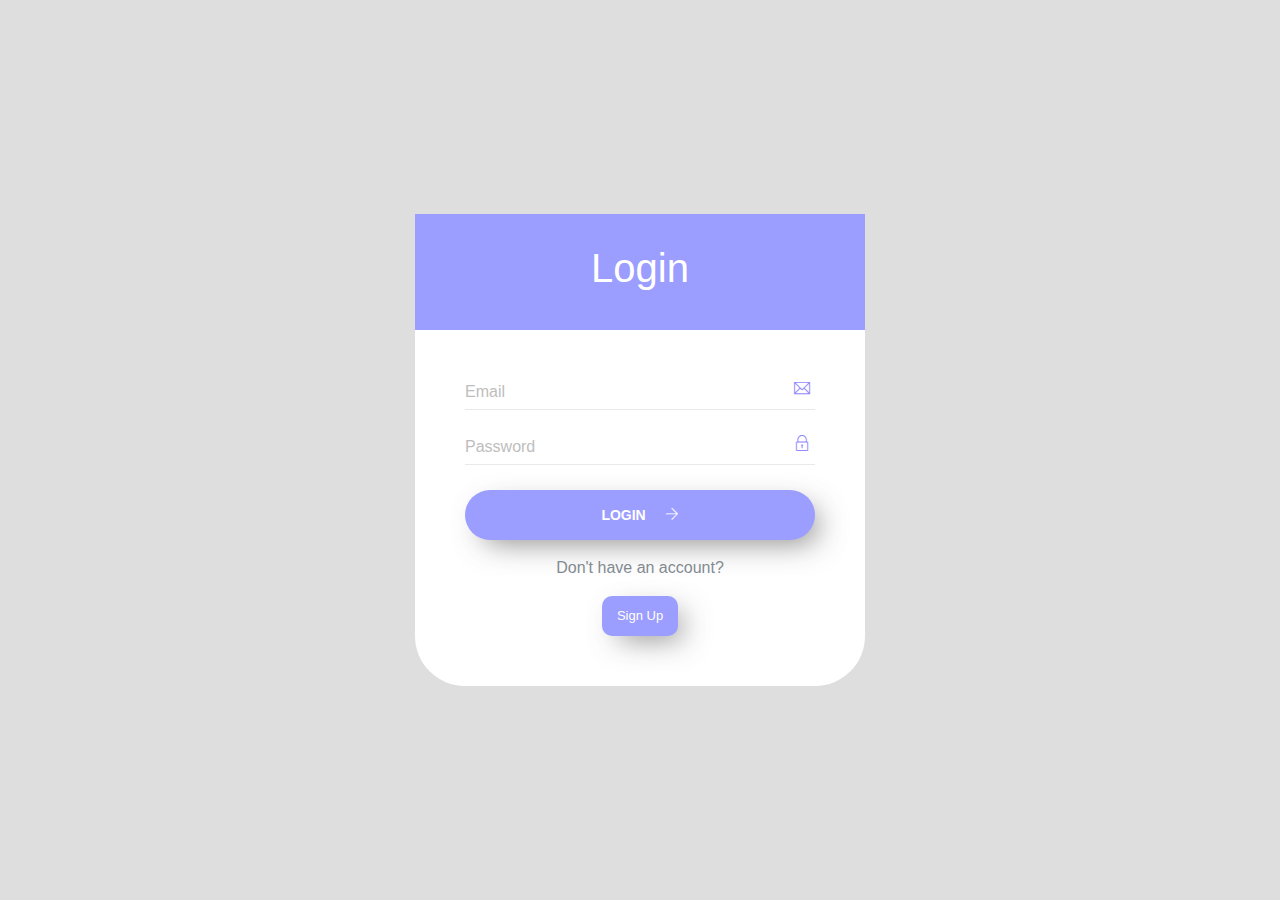
<file: index.html>
<!DOCTYPE html>
<html class="no-js" lang="en">
  <head>
    <meta charset="utf-8" />
    <meta http-equiv="x-ua-compatible" content="ie=edge" />
    <title>AAU | Login</title>
    <meta name="viewport" content="width=device-width, initial-scale=1" />
    <link rel="shortcut icon" type="image/png" href="custom/assets/images/icon/favicon.ico" />
    <link rel="stylesheet" href="custom/assets/css/bootstrap.min.css" />
    <link rel="stylesheet" href="custom/assets/css/font-awesome.min.css" />
    <link rel="stylesheet" href="custom/assets/css/themify-icons.css" />
    <link rel="stylesheet" href="custom/assets/css/metisMenu.css" />
    <link rel="stylesheet" href="custom/assets/css/owl.carousel.min.css" />
    <link rel="stylesheet" href="custom/assets/css/slicknav.min.css" />
    <!-- others css -->
    <link rel="stylesheet" href="custom/assets/css/default-css.css" />
    <link rel="stylesheet" href="custom/assets/css/styles.css" />
    <link rel="stylesheet" href="custom/assets/css/responsive.css" />
    <!-- modernizr css -->
    <script src="custom/assets/js/vendor/modernizr-2.8.3.min.js"></script>
  </head>

  <body>
    <!-- preloader area start -->
    <div id="preloader">
      <div class="loader"></div>
    </div>
    <!-- preloader area end -->
    <!-- login area start -->
    <div class="login-area">
      <div class="container">
        <div class="login-box">
          <form style="border-radius: 50px" action="custom/adminLoginValidate.php" method="POST">
            <div class="login-form-head">
              <h1 class="text-white">Login</h1>
            </div>
            <div class="login-form-body">
              <div class="form-gp">
                <label for="exampleInputEmail1">Email</label>
                <input type="email" name="email" id="exampleInputEmail1" />
                <i class="ti-email"></i>
                <div class="text-danger"></div>
              </div>
              <div class="form-gp">
                <label for="exampleInputPassword1">Password</label>
                <input type="password" name="password" id="exampleInputPassword1" />
                <i class="ti-lock"></i>
                <div class="text-danger"></div>
              </div>
              <div class="submit-btn-area">
                <button
                  id="form_submit"
                  style="
                    -webkit-box-shadow: 10px 10px 29px -7px rgba(87, 87, 87, 0.8);
                    -moz-box-shadow: 10px 10px 29px -7px rgba(87, 87, 87, 0.8);
                    box-shadow: 10px 10px 29px -7px rgba(87, 87, 87, 0.8);
                  "
                  type="submit"
                >
                  Login <i class="ti-arrow-right"></i>
                </button>
                <div class="text-center mt-3">
                  <p class="text-muted">Don't have an account?</p>
                  <a
                    class="btn btn-sm text-white"
                    style="
                      -webkit-box-shadow: 10px 10px 29px -7px rgba(87, 87, 87, 0.8);
                      -moz-box-shadow: 10px 10px 29px -7px rgba(87, 87, 87, 0.8);
                      box-shadow: 10px 10px 29px -7px rgba(87, 87, 87, 0.8);
                      border-radius: 10px;
                      background-color: #8a8cff;
                    "
                    href="register.html"
                  >
                    Sign Up</a
                  >
                </div>
              </div>
            </div>
          </form>
        </div>
      </div>
    </div>
    <!-- login area end -->

    <!-- jquery latest version -->
    <script src="custom/assets/js/vendor/jquery-2.2.4.min.js"></script>
    <!-- bootstrap 4 js -->
    <script src="custom/assets/js/popper.min.js"></script>
    <script src="custom/assets/js/bootstrap.min.js"></script>
    <script src="custom/assets/js/owl.carousel.min.js"></script>
    <script src="custom/assets/js/metisMenu.min.js"></script>
    <script src="custom/assets/js/jquery.slimscroll.min.js"></script>
    <script src="custom/assets/js/jquery.slicknav.min.js"></script>

    <!-- others plugins -->
    <script src="custom/assets/js/plugins.js"></script>
    <script src="custom/assets/js/scripts.js"></script>
  </body>
</html>
</file>
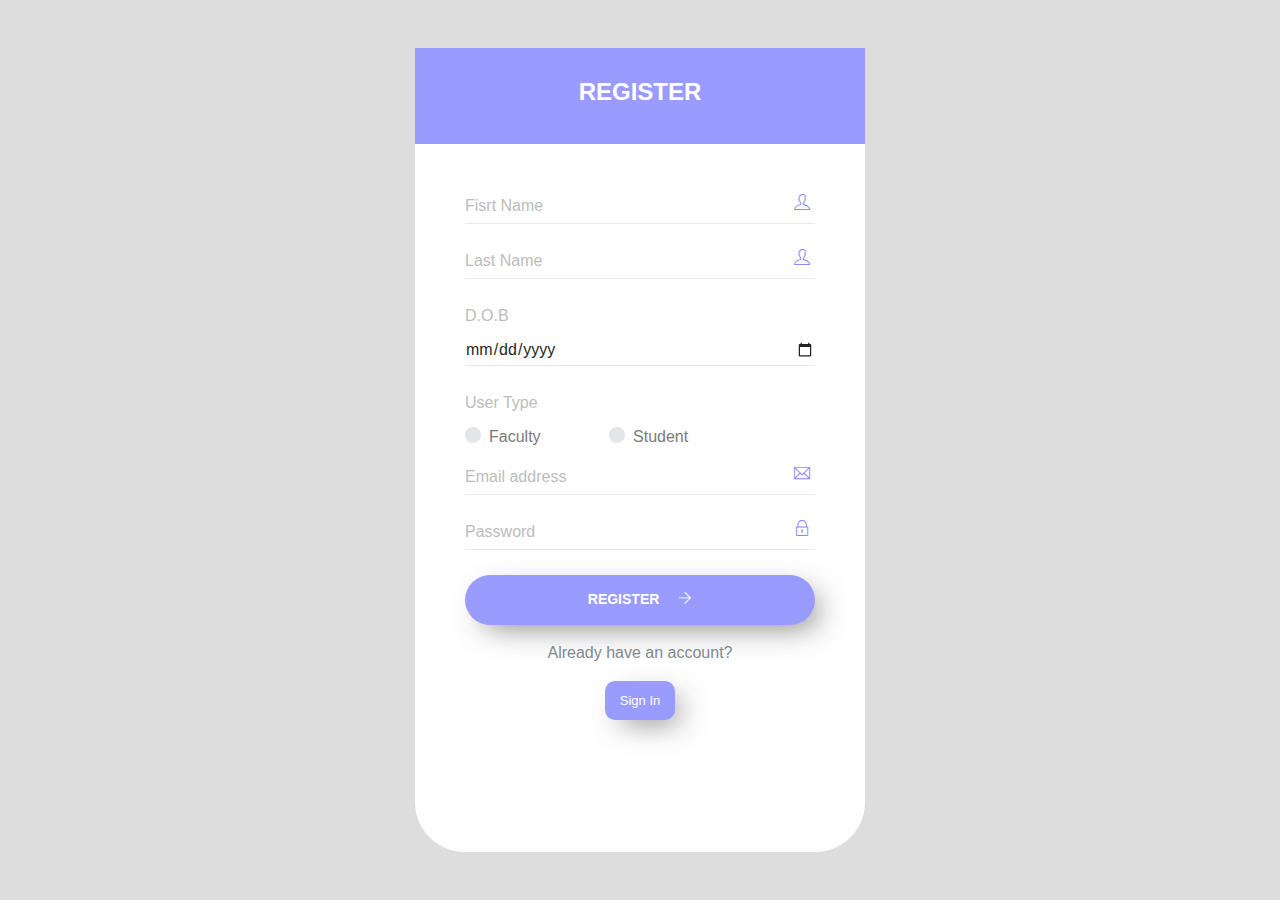
<file: register.html>
<!DOCTYPE html>
<html class="no-js" lang="en">
  <head>
    <meta charset="utf-8" />
    <meta http-equiv="x-ua-compatible" content="ie=edge" />
    <title>AAU | SignUp</title>
    <meta name="viewport" content="width=device-width, initial-scale=1" />
    <link rel="shortcut icon" type="image/png" href="custom/assets/images/icon/favicon.ico" />
    <link rel="stylesheet" href="custom/assets/css/bootstrap.min.css" />
    <link rel="stylesheet" href="custom/assets/css/font-awesome.min.css" />
    <link rel="stylesheet" href="custom/assets/css/themify-icons.css" />
    <link rel="stylesheet" href="custom/assets/css/metisMenu.css" />
    <link rel="stylesheet" href="custom/assets/css/owl.carousel.min.css" />
    <link rel="stylesheet" href="custom/assets/css/slicknav.min.css" />
    <!-- others css -->
    <link rel="stylesheet" href="custom/assets/css/default-css.css" />
    <link rel="stylesheet" href="custom/assets/css/styles.css" />
    <link rel="stylesheet" href="custom/assets/css/responsive.css" />
    <!-- modernizr css -->
    <script src="custom/assets/js/vendor/modernizr-2.8.3.min.js"></script>
  </head>

  <body>
    <!-- preloader area start -->
    <div id="preloader">
      <div class="loader"></div>
    </div>
    <!-- preloader area end -->
    <!-- login area start -->
    <div class="login-area">
      <div class="container">
        <div class="login-box">
          <form
            style="border-radius: 50px"
            class="my-5"
            action="custom/dashboard.php"
            method="POST"
          >
            <div class="login-form-head">
              <h4>Register</h4>
            </div>
            <div class="login-form-body">
              <div class="form-gp">
                <label for="exampleInputEmail1">Fisrt Name</label>
                <input type="first_name" name="first_name" id="exampleInputEmail1" />
                <i class="ti-user"></i>
                <div class="text-danger"></div>
              </div>
              <div class="form-gp">
                <label for="exampleInputEmail1">Last Name</label>
                <input type="last_name" name="last_name" id="exampleInputEmail1" />
                <i class="ti-user"></i>
                <div class="text-danger"></div>
              </div>
              <label for="User Type" style="color: #b3b2b2">D.O.B</label>
              <div class="form-gp">
                <label for="exampleInputEmail1"></label>
                <input type="date" name="dob" id="exampleInputEmail1" />
                <!-- <i class="ti-gift"></i> -->
                <div class="text-danger"></div>
              </div>
              <label for="User Type" style="color: #b3b2b2">User Type</label>
              <div class="mb-3">
                <div class="custom-control custom-radio custom-control-inline">
                  <input
                    type="radio"
                    id="faculty"
                    name="user_type"
                    value="1"
                    class="custom-control-input"
                  />
                  <label class="custom-control-label" for="faculty"> Faculty</label>
                </div>
                <div class="custom-control custom-radio custom-control-inline ml-5">
                  <input
                    type="radio"
                    id="student"
                    name="user_type"
                    value="2"
                    class="custom-control-input"
                  />
                  <label class="custom-control-label" for="student"> Student</label>
                </div>
              </div>
              <div class="form-gp">
                <label for="exampleInputEmail1">Email address</label>
                <input type="email" name="email" id="exampleInputEmail1" />
                <i class="ti-email"></i>
                <div class="text-danger"></div>
              </div>
              <div class="form-gp">
                <label for="exampleInputPassword1">Password</label>
                <input type="password" name="password" id="exampleInputPassword1" />
                <i class="ti-lock"></i>
                <div class="text-danger"></div>
              </div>
              <div class="submit-btn-area">
                <button
                  id="form_submit"
                  style="
                    -webkit-box-shadow: 10px 10px 29px -7px rgba(87, 87, 87, 0.8);
                    -moz-box-shadow: 10px 10px 29px -7px rgba(87, 87, 87, 0.8);
                    box-shadow: 10px 10px 29px -7px rgba(87, 87, 87, 0.8);
                  "
                  type="submit"
                >
                  Register <i class="ti-arrow-right"></i>
                </button>
              </div>
              <div class="text-center mt-3">
                <p class="text-muted">Already have an account?</p>
                <a
                  class="btn btn-sm text-white"
                  style="
                    -webkit-box-shadow: 10px 10px 29px -7px rgba(87, 87, 87, 0.8);
                    -moz-box-shadow: 10px 10px 29px -7px rgba(87, 87, 87, 0.8);
                    box-shadow: 10px 10px 29px -7px rgba(87, 87, 87, 0.8);
                    border-radius: 10px;
                    background-color: #8a8cff;
                  "
                  href="index.html"
                >
                  Sign In</a
                >
              </div>
            </div>
          </form>
        </div>
      </div>
    </div>
    <!-- login area end -->

    <!-- jquery latest version -->
    <script src="custom/assets/js/vendor/jquery-2.2.4.min.js"></script>
    <!-- bootstrap 4 js -->
    <script src="custom/assets/js/popper.min.js"></script>
    <script src="custom/assets/js/bootstrap.min.js"></script>
    <script src="custom/assets/js/owl.carousel.min.js"></script>
    <script src="custom/assets/js/metisMenu.min.js"></script>
    <script src="custom/assets/js/jquery.slimscroll.min.js"></script>
    <script src="custom/assets/js/jquery.slicknav.min.js"></script>

    <!-- others plugins -->
    <script src="custom/assets/js/plugins.js"></script>
    <script src="custom/assets/js/scripts.js"></script>
  </body>
</html>
</file>
<file: custom/assets/css/themify-icons.css>
@font-face {
	font-family: 'themify';
	src:url('../fonts/themify.eot?-fvbane');
	src:url('../fonts/themify.eot?#iefix-fvbane') format('embedded-opentype'),
		url('../fonts/themify.woff?-fvbane') format('woff'),
		url('../fonts/themify.ttf?-fvbane') format('truetype'),
		url('../fonts/themify.svg?-fvbane#themify') format('svg');
	font-weight: normal;
	font-style: normal;
}

[class^="ti-"], [class*=" ti-"] {
	font-family: 'themify';
	speak: none;
	font-style: normal;
	font-weight: normal;
	font-variant: normal;
	text-transform: none;
	line-height: 1;

	/* Better Font Rendering =========== */
	-webkit-font-smoothing: antialiased;
	-moz-osx-font-smoothing: grayscale;
}

.ti-wand:before {
	content: "\e600";
}
.ti-volume:before {
	content: "\e601";
}
.ti-user:before {
	content: "\e602";
}
.ti-unlock:before {
	content: "\e603";
}
.ti-unlink:before {
	content: "\e604";
}
.ti-trash:before {
	content: "\e605";
}
.ti-thought:before {
	content: "\e606";
}
.ti-target:before {
	content: "\e607";
}
.ti-tag:before {
	content: "\e608";
}
.ti-tablet:before {
	content: "\e609";
}
.ti-star:before {
	content: "\e60a";
}
.ti-spray:before {
	content: "\e60b";
}
.ti-signal:before {
	content: "\e60c";
}
.ti-shopping-cart:before {
	content: "\e60d";
}
.ti-shopping-cart-full:before {
	content: "\e60e";
}
.ti-settings:before {
	content: "\e60f";
}
.ti-search:before {
	content: "\e610";
}
.ti-zoom-in:before {
	content: "\e611";
}
.ti-zoom-out:before {
	content: "\e612";
}
.ti-cut:before {
	content: "\e613";
}
.ti-ruler:before {
	content: "\e614";
}
.ti-ruler-pencil:before {
	content: "\e615";
}
.ti-ruler-alt:before {
	content: "\e616";
}
.ti-bookmark:before {
	content: "\e617";
}
.ti-bookmark-alt:before {
	content: "\e618";
}
.ti-reload:before {
	content: "\e619";
}
.ti-plus:before {
	content: "\e61a";
}
.ti-pin:before {
	content: "\e61b";
}
.ti-pencil:before {
	content: "\e61c";
}
.ti-pencil-alt:before {
	content: "\e61d";
}
.ti-paint-roller:before {
	content: "\e61e";
}
.ti-paint-bucket:before {
	content: "\e61f";
}
.ti-na:before {
	content: "\e620";
}
.ti-mobile:before {
	content: "\e621";
}
.ti-minus:before {
	content: "\e622";
}
.ti-medall:before {
	content: "\e623";
}
.ti-medall-alt:before {
	content: "\e624";
}
.ti-marker:before {
	content: "\e625";
}
.ti-marker-alt:before {
	content: "\e626";
}
.ti-arrow-up:before {
	content: "\e627";
}
.ti-arrow-right:before {
	content: "\e628";
}
.ti-arrow-left:before {
	content: "\e629";
}
.ti-arrow-down:before {
	content: "\e62a";
}
.ti-lock:before {
	content: "\e62b";
}
.ti-location-arrow:before {
	content: "\e62c";
}
.ti-link:before {
	content: "\e62d";
}
.ti-layout:before {
	content: "\e62e";
}
.ti-layers:before {
	content: "\e62f";
}
.ti-layers-alt:before {
	content: "\e630";
}
.ti-key:before {
	content: "\e631";
}
.ti-import:before {
	content: "\e632";
}
.ti-image:before {
	content: "\e633";
}
.ti-heart:before {
	content: "\e634";
}
.ti-heart-broken:before {
	content: "\e635";
}
.ti-hand-stop:before {
	content: "\e636";
}
.ti-hand-open:before {
	content: "\e637";
}
.ti-hand-drag:before {
	content: "\e638";
}
.ti-folder:before {
	content: "\e639";
}
.ti-flag:before {
	content: "\e63a";
}
.ti-flag-alt:before {
	content: "\e63b";
}
.ti-flag-alt-2:before {
	content: "\e63c";
}
.ti-eye:before {
	content: "\e63d";
}
.ti-export:before {
	content: "\e63e";
}
.ti-exchange-vertical:before {
	content: "\e63f";
}
.ti-desktop:before {
	content: "\e640";
}
.ti-cup:before {
	content: "\e641";
}
.ti-crown:before {
	content: "\e642";
}
.ti-comments:before {
	content: "\e643";
}
.ti-comment:before {
	content: "\e644";
}
.ti-comment-alt:before {
	content: "\e645";
}
.ti-close:before {
	content: "\e646";
}
.ti-clip:before {
	content: "\e647";
}
.ti-angle-up:before {
	content: "\e648";
}
.ti-angle-right:before {
	content: "\e649";
}
.ti-angle-left:before {
	content: "\e64a";
}
.ti-angle-down:before {
	content: "\e64b";
}
.ti-check:before {
	content: "\e64c";
}
.ti-check-box:before {
	content: "\e64d";
}
.ti-camera:before {
	content: "\e64e";
}
.ti-announcement:before {
	content: "\e64f";
}
.ti-brush:before {
	content: "\e650";
}
.ti-briefcase:before {
	content: "\e651";
}
.ti-bolt:before {
	content: "\e652";
}
.ti-bolt-alt:before {
	content: "\e653";
}
.ti-blackboard:before {
	content: "\e654";
}
.ti-bag:before {
	content: "\e655";
}
.ti-move:before {
	content: "\e656";
}
.ti-arrows-vertical:before {
	content: "\e657";
}
.ti-arrows-horizontal:before {
	content: "\e658";
}
.ti-fullscreen:before {
	content: "\e659";
}
.ti-arrow-top-right:before {
	content: "\e65a";
}
.ti-arrow-top-left:before {
	content: "\e65b";
}
.ti-arrow-circle-up:before {
	content: "\e65c";
}
.ti-arrow-circle-right:before {
	content: "\e65d";
}
.ti-arrow-circle-left:before {
	content: "\e65e";
}
.ti-arrow-circle-down:before {
	content: "\e65f";
}
.ti-angle-double-up:before {
	content: "\e660";
}
.ti-angle-double-right:before {
	content: "\e661";
}
.ti-angle-double-left:before {
	content: "\e662";
}
.ti-angle-double-down:before {
	content: "\e663";
}
.ti-zip:before {
	content: "\e664";
}
.ti-world:before {
	content: "\e665";
}
.ti-wheelchair:before {
	content: "\e666";
}
.ti-view-list:before {
	content: "\e667";
}
.ti-view-list-alt:before {
	content: "\e668";
}
.ti-view-grid:before {
	content: "\e669";
}
.ti-uppercase:before {
	content: "\e66a";
}
.ti-upload:before {
	content: "\e66b";
}
.ti-underline:before {
	content: "\e66c";
}
.ti-truck:before {
	content: "\e66d";
}
.ti-timer:before {
	content: "\e66e";
}
.ti-ticket:before {
	content: "\e66f";
}
.ti-thumb-up:before {
	content: "\e670";
}
.ti-thumb-down:before {
	content: "\e671";
}
.ti-text:before {
	content: "\e672";
}
.ti-stats-up:before {
	content: "\e673";
}
.ti-stats-down:before {
	content: "\e674";
}
.ti-split-v:before {
	content: "\e675";
}
.ti-split-h:before {
	content: "\e676";
}
.ti-smallcap:before {
	content: "\e677";
}
.ti-shine:before {
	content: "\e678";
}
.ti-shift-right:before {
	content: "\e679";
}
.ti-shift-left:before {
	content: "\e67a";
}
.ti-shield:before {
	content: "\e67b";
}
.ti-notepad:before {
	content: "\e67c";
}
.ti-server:before {
	content: "\e67d";
}
.ti-quote-right:before {
	content: "\e67e";
}
.ti-quote-left:before {
	content: "\e67f";
}
.ti-pulse:before {
	content: "\e680";
}
.ti-printer:before {
	content: "\e681";
}
.ti-power-off:before {
	content: "\e682";
}
.ti-plug:before {
	content: "\e683";
}
.ti-pie-chart:before {
	content: "\e684";
}
.ti-paragraph:before {
	content: "\e685";
}
.ti-panel:before {
	content: "\e686";
}
.ti-package:before {
	content: "\e687";
}
.ti-music:before {
	content: "\e688";
}
.ti-music-alt:before {
	content: "\e689";
}
.ti-mouse:before {
	content: "\e68a";
}
.ti-mouse-alt:before {
	content: "\e68b";
}
.ti-money:before {
	content: "\e68c";
}
.ti-microphone:before {
	content: "\e68d";
}
.ti-menu:before {
	content: "\e68e";
}
.ti-menu-alt:before {
	content: "\e68f";
}
.ti-map:before {
	content: "\e690";
}
.ti-map-alt:before {
	content: "\e691";
}
.ti-loop:before {
	content: "\e692";
}
.ti-location-pin:before {
	content: "\e693";
}
.ti-list:before {
	content: "\e694";
}
.ti-light-bulb:before {
	content: "\e695";
}
.ti-Italic:before {
	content: "\e696";
}
.ti-info:before {
	content: "\e697";
}
.ti-infinite:before {
	content: "\e698";
}
.ti-id-badge:before {
	content: "\e699";
}
.ti-hummer:before {
	content: "\e69a";
}
.ti-home:before {
	content: "\e69b";
}
.ti-help:before {
	content: "\e69c";
}
.ti-headphone:before {
	content: "\e69d";
}
.ti-harddrives:before {
	content: "\e69e";
}
.ti-harddrive:before {
	content: "\e69f";
}
.ti-gift:before {
	content: "\e6a0";
}
.ti-game:before {
	content: "\e6a1";
}
.ti-filter:before {
	content: "\e6a2";
}
.ti-files:before {
	content: "\e6a3";
}
.ti-file:before {
	content: "\e6a4";
}
.ti-eraser:before {
	content: "\e6a5";
}
.ti-envelope:before {
	content: "\e6a6";
}
.ti-download:before {
	content: "\e6a7";
}
.ti-direction:before {
	content: "\e6a8";
}
.ti-direction-alt:before {
	content: "\e6a9";
}
.ti-dashboard:before {
	content: "\e6aa";
}
.ti-control-stop:before {
	content: "\e6ab";
}
.ti-control-shuffle:before {
	content: "\e6ac";
}
.ti-control-play:before {
	content: "\e6ad";
}
.ti-control-pause:before {
	content: "\e6ae";
}
.ti-control-forward:before {
	content: "\e6af";
}
.ti-control-backward:before {
	content: "\e6b0";
}
.ti-cloud:before {
	content: "\e6b1";
}
.ti-cloud-up:before {
	content: "\e6b2";
}
.ti-cloud-down:before {
	content: "\e6b3";
}
.ti-clipboard:before {
	content: "\e6b4";
}
.ti-car:before {
	content: "\e6b5";
}
.ti-calendar:before {
	content: "\e6b6";
}
.ti-book:before {
	content: "\e6b7";
}
.ti-bell:before {
	content: "\e6b8";
}
.ti-basketball:before {
	content: "\e6b9";
}
.ti-bar-chart:before {
	content: "\e6ba";
}
.ti-bar-chart-alt:before {
	content: "\e6bb";
}
.ti-back-right:before {
	content: "\e6bc";
}
.ti-back-left:before {
	content: "\e6bd";
}
.ti-arrows-corner:before {
	content: "\e6be";
}
.ti-archive:before {
	content: "\e6bf";
}
.ti-anchor:before {
	content: "\e6c0";
}
.ti-align-right:before {
	content: "\e6c1";
}
.ti-align-left:before {
	content: "\e6c2";
}
.ti-align-justify:before {
	content: "\e6c3";
}
.ti-align-center:before {
	content: "\e6c4";
}
.ti-alert:before {
	content: "\e6c5";
}
.ti-alarm-clock:before {
	content: "\e6c6";
}
.ti-agenda:before {
	content: "\e6c7";
}
.ti-write:before {
	content: "\e6c8";
}
.ti-window:before {
	content: "\e6c9";
}
.ti-widgetized:before {
	content: "\e6ca";
}
.ti-widget:before {
	content: "\e6cb";
}
.ti-widget-alt:before {
	content: "\e6cc";
}
.ti-wallet:before {
	content: "\e6cd";
}
.ti-video-clapper:before {
	content: "\e6ce";
}
.ti-video-camera:before {
	content: "\e6cf";
}
.ti-vector:before {
	content: "\e6d0";
}
.ti-themify-logo:before {
	content: "\e6d1";
}
.ti-themify-favicon:before {
	content: "\e6d2";
}
.ti-themify-favicon-alt:before {
	content: "\e6d3";
}
.ti-support:before {
	content: "\e6d4";
}
.ti-stamp:before {
	content: "\e6d5";
}
.ti-split-v-alt:before {
	content: "\e6d6";
}
.ti-slice:before {
	content: "\e6d7";
}
.ti-shortcode:before {
	content: "\e6d8";
}
.ti-shift-right-alt:before {
	content: "\e6d9";
}
.ti-shift-left-alt:before {
	content: "\e6da";
}
.ti-ruler-alt-2:before {
	content: "\e6db";
}
.ti-receipt:before {
	content: "\e6dc";
}
.ti-pin2:before {
	content: "\e6dd";
}
.ti-pin-alt:before {
	content: "\e6de";
}
.ti-pencil-alt2:before {
	content: "\e6df";
}
.ti-palette:before {
	content: "\e6e0";
}
.ti-more:before {
	content: "\e6e1";
}
.ti-more-alt:before {
	content: "\e6e2";
}
.ti-microphone-alt:before {
	content: "\e6e3";
}
.ti-magnet:before {
	content: "\e6e4";
}
.ti-line-double:before {
	content: "\e6e5";
}
.ti-line-dotted:before {
	content: "\e6e6";
}
.ti-line-dashed:before {
	content: "\e6e7";
}
.ti-layout-width-full:before {
	content: "\e6e8";
}
.ti-layout-width-default:before {
	content: "\e6e9";
}
.ti-layout-width-default-alt:before {
	content: "\e6ea";
}
.ti-layout-tab:before {
	content: "\e6eb";
}
.ti-layout-tab-window:before {
	content: "\e6ec";
}
.ti-layout-tab-v:before {
	content: "\e6ed";
}
.ti-layout-tab-min:before {
	content: "\e6ee";
}
.ti-layout-slider:before {
	content: "\e6ef";
}
.ti-layout-slider-alt:before {
	content: "\e6f0";
}
.ti-layout-sidebar-right:before {
	content: "\e6f1";
}
.ti-layout-sidebar-none:before {
	content: "\e6f2";
}
.ti-layout-sidebar-left:before {
	content: "\e6f3";
}
.ti-layout-placeholder:before {
	content: "\e6f4";
}
.ti-layout-menu:before {
	content: "\e6f5";
}
.ti-layout-menu-v:before {
	content: "\e6f6";
}
.ti-layout-menu-separated:before {
	content: "\e6f7";
}
.ti-layout-menu-full:before {
	content: "\e6f8";
}
.ti-layout-media-right-alt:before {
	content: "\e6f9";
}
.ti-layout-media-right:before {
	content: "\e6fa";
}
.ti-layout-media-overlay:before {
	content: "\e6fb";
}
.ti-layout-media-overlay-alt:before {
	content: "\e6fc";
}
.ti-layout-media-overlay-alt-2:before {
	content: "\e6fd";
}
.ti-layout-media-left-alt:before {
	content: "\e6fe";
}
.ti-layout-media-left:before {
	content: "\e6ff";
}
.ti-layout-media-center-alt:before {
	content: "\e700";
}
.ti-layout-media-center:before {
	content: "\e701";
}
.ti-layout-list-thumb:before {
	content: "\e702";
}
.ti-layout-list-thumb-alt:before {
	content: "\e703";
}
.ti-layout-list-post:before {
	content: "\e704";
}
.ti-layout-list-large-image:before {
	content: "\e705";
}
.ti-layout-line-solid:before {
	content: "\e706";
}
.ti-layout-grid4:before {
	content: "\e707";
}
.ti-layout-grid3:before {
	content: "\e708";
}
.ti-layout-grid2:before {
	content: "\e709";
}
.ti-layout-grid2-thumb:before {
	content: "\e70a";
}
.ti-layout-cta-right:before {
	content: "\e70b";
}
.ti-layout-cta-left:before {
	content: "\e70c";
}
.ti-layout-cta-center:before {
	content: "\e70d";
}
.ti-layout-cta-btn-right:before {
	content: "\e70e";
}
.ti-layout-cta-btn-left:before {
	content: "\e70f";
}
.ti-layout-column4:before {
	content: "\e710";
}
.ti-layout-column3:before {
	content: "\e711";
}
.ti-layout-column2:before {
	content: "\e712";
}
.ti-layout-accordion-separated:before {
	content: "\e713";
}
.ti-layout-accordion-merged:before {
	content: "\e714";
}
.ti-layout-accordion-list:before {
	content: "\e715";
}
.ti-ink-pen:before {
	content: "\e716";
}
.ti-info-alt:before {
	content: "\e717";
}
.ti-help-alt:before {
	content: "\e718";
}
.ti-headphone-alt:before {
	content: "\e719";
}
.ti-hand-point-up:before {
	content: "\e71a";
}
.ti-hand-point-right:before {
	content: "\e71b";
}
.ti-hand-point-left:before {
	content: "\e71c";
}
.ti-hand-point-down:before {
	content: "\e71d";
}
.ti-gallery:before {
	content: "\e71e";
}
.ti-face-smile:before {
	content: "\e71f";
}
.ti-face-sad:before {
	content: "\e720";
}
.ti-credit-card:before {
	content: "\e721";
}
.ti-control-skip-forward:before {
	content: "\e722";
}
.ti-control-skip-backward:before {
	content: "\e723";
}
.ti-control-record:before {
	content: "\e724";
}
.ti-control-eject:before {
	content: "\e725";
}
.ti-comments-smiley:before {
	content: "\e726";
}
.ti-brush-alt:before {
	content: "\e727";
}
.ti-youtube:before {
	content: "\e728";
}
.ti-vimeo:before {
	content: "\e729";
}
.ti-twitter:before {
	content: "\e72a";
}
.ti-time:before {
	content: "\e72b";
}
.ti-tumblr:before {
	content: "\e72c";
}
.ti-skype:before {
	content: "\e72d";
}
.ti-share:before {
	content: "\e72e";
}
.ti-share-alt:before {
	content: "\e72f";
}
.ti-rocket:before {
	content: "\e730";
}
.ti-pinterest:before {
	content: "\e731";
}
.ti-new-window:before {
	content: "\e732";
}
.ti-microsoft:before {
	content: "\e733";
}
.ti-list-ol:before {
	content: "\e734";
}
.ti-linkedin:before {
	content: "\e735";
}
.ti-layout-sidebar-2:before {
	content: "\e736";
}
.ti-layout-grid4-alt:before {
	content: "\e737";
}
.ti-layout-grid3-alt:before {
	content: "\e738";
}
.ti-layout-grid2-alt:before {
	content: "\e739";
}
.ti-layout-column4-alt:before {
	content: "\e73a";
}
.ti-layout-column3-alt:before {
	content: "\e73b";
}
.ti-layout-column2-alt:before {
	content: "\e73c";
}
.ti-instagram:before {
	content: "\e73d";
}
.ti-google:before {
	content: "\e73e";
}
.ti-github:before {
	content: "\e73f";
}
.ti-flickr:before {
	content: "\e740";
}
.ti-facebook:before {
	content: "\e741";
}
.ti-dropbox:before {
	content: "\e742";
}
.ti-dribbble:before {
	content: "\e743";
}
.ti-apple:before {
	content: "\e744";
}
.ti-android:before {
	content: "\e745";
}
.ti-save:before {
	content: "\e746";
}
.ti-save-alt:before {
	content: "\e747";
}
.ti-yahoo:before {
	content: "\e748";
}
.ti-wordpress:before {
	content: "\e749";
}
.ti-vimeo-alt:before {
	content: "\e74a";
}
.ti-twitter-alt:before {
	content: "\e74b";
}
.ti-tumblr-alt:before {
	content: "\e74c";
}
.ti-trello:before {
	content: "\e74d";
}
.ti-stack-overflow:before {
	content: "\e74e";
}
.ti-soundcloud:before {
	content: "\e74f";
}
.ti-sharethis:before {
	content: "\e750";
}
.ti-sharethis-alt:before {
	content: "\e751";
}
.ti-reddit:before {
	content: "\e752";
}
.ti-pinterest-alt:before {
	content: "\e753";
}
.ti-microsoft-alt:before {
	content: "\e754";
}
.ti-linux:before {
	content: "\e755";
}
.ti-jsfiddle:before {
	content: "\e756";
}
.ti-joomla:before {
	content: "\e757";
}
.ti-html5:before {
	content: "\e758";
}
.ti-flickr-alt:before {
	content: "\e759";
}
.ti-email:before {
	content: "\e75a";
}
.ti-drupal:before {
	content: "\e75b";
}
.ti-dropbox-alt:before {
	content: "\e75c";
}
.ti-css3:before {
	content: "\e75d";
}
.ti-rss:before {
	content: "\e75e";
}
.ti-rss-alt:before {
	content: "\e75f";
}
</file>
<file: custom/assets/css/default-css.css>
/* 
--------------------------
- 1.1 Default CSS
--------------------------
*/

/*google font*/

@import url('https://fonts.googleapis.com/css?family=Lato:300,400,700,900|Poppins:100,300,400,500,600,700,800,900');
/* Your default CSS. */

* {
    margin: 0;
    padding: 0;
    box-sizing: border-box;
}

*, *:before, *:after {
    -moz-box-sizing: border-box;
    -webkit-box-sizing: border-box;
    box-sizing: border-box;
}

*:focus {
    outline: 0;
}

html {
    -webkit-font-smoothing: antialiased;
}

body {
    background: #fff;
    font-weight: normal;
    -webkit-font-smoothing: antialiased;
    /* Fix for webkit rendering */
    -webkit-text-size-adjust: 100%;
}

img {
    max-width: 100%;
    height: auto;
}

/*custome css*/

/*--------------------------
   Padding top
---------------------------*/

.pt--0 {
    padding-top: 0
}

.pt--10 {
    padding-top: 10px
}

.pt--15 {
    padding-top: 15px
}

.pt--20 {
    padding-top: 20px
}

.pt--30 {
    padding-top: 30px
}

.pt--40 {
    padding-top: 40px
}

.pt--50 {
    padding-top: 50px
}

.pt--60 {
    padding-top: 60px
}

.pt--70 {
    padding-top: 70px
}

.pt--80 {
    padding-top: 80px
}

.pt--90 {
    padding-top: 90px
}

.pt--100 {
    padding-top: 100px
}

.pt--110 {
    padding-top: 110px
}

.pt--120 {
    padding-top: 120px
}

.pt--130 {
    padding-top: 130px
}

.pt--140 {
    padding-top: 140px
}

.pt--150 {
    padding-top: 150px
}

.pt--160 {
    padding-top: 160px
}

.pt--170 {
    padding-top: 170px
}

.pt--180 {
    padding-top: 180px
}

.pt--190 {
    padding-top: 190px
}

/*------------------------
   Padding bottom
---------------------------*/

.pb--0 {
    padding-bottom: 0
}

.pb--10 {
    padding-bottom: 10px
}

.pb--15 {
    padding-bottom: 15px
}

.pb--20 {
    padding-bottom: 20px
}

.pb--30 {
    padding-bottom: 30px
}

.pb--40 {
    padding-bottom: 40px
}

.pb--50 {
    padding-bottom: 50px
}

.pb--60 {
    padding-bottom: 60px
}

.pb--70 {
    padding-bottom: 70px
}

.pb--80 {
    padding-bottom: 80px
}

.pb--90 {
    padding-bottom: 90px
}

.pb--100 {
    padding-bottom: 100px
}

.pb--110 {
    padding-bottom: 110px
}

.pb--120 {
    padding-bottom: 120px
}

.pb--130 {
    padding-bottom: 130px
}

.pb--140 {
    padding-bottom: 140px
}

.pb--150 {
    padding-bottom: 150px
}

.pb--160 {
    padding-bottom: 160px
}

.pb--170 {
    padding-bottom: 170px
}

.pb--180 {
    padding-bottom: 180px
}

.pb--190 {
    padding-bottom: 190px
}

/*------------------------------
   Page section padding 
-------------------------------*/

.ptb--0 {
    padding: 0
}

.ptb--10 {
    padding: 10px 0
}

.ptb--20 {
    padding: 20px 0
}

.ptb--30 {
    padding: 30px 0
}

.ptb--40 {
    padding: 40px 0
}

.ptb--50 {
    padding: 50px 0
}

.ptb--60 {
    padding: 60px 0
}

.ptb--70 {
    padding: 70px 0
}

.ptb--80 {
    padding: 80px 0
}

.ptb--90 {
    padding: 90px 0
}

.ptb--100 {
    padding: 100px 0
}

.ptb--110 {
    padding: 110px 0
}

.ptb--120 {
    padding: 120px 0
}

.ptb--130 {
    padding: 130px 0
}

.ptb--140 {
    padding: 140px 0
}

.ptb--150 {
    padding: 150px 0
}

.ptb--160 {
    padding: 160px 0
}

.ptb--170 {
    padding: 170px 0
}

.ptb--180 {
    padding: 180px 0
}

/*------------------------------
   Page section padding left
-------------------------------*/

.pl--0 {
    padding-left: 0px;
}

.pl--10 {
    padding-left: 10px;
}

.pl--20 {
    padding-left: 20px;
}

.pl--30 {
    padding-left: 30px;
}

.pl--40 {
    padding-left: 40px;
}

.pl--50 {
    padding-left: 50px;
}

.pl--60 {
    padding-left: 60px;
}

.pl--70 {
    padding-left: 70px;
}

.pl--80 {
    padding-left: 80px;
}

.pl--90 {
    padding-left: 90px;
}

.pl--100 {
    padding-left: 100px;
}

.pl--110 {
    padding-left: 110px;
}

/*------------------------------
   Page section padding right
-------------------------------*/

.pr--0 {
    padding-right: 0px;
}

.pr--10 {
    padding-right: 10px;
}

.pr--20 {
    padding-right: 20px;
}

.pr--30 {
    padding-right: 30px;
}

.pr--40 {
    padding-right: 40px;
}

.pr--50 {
    padding-right: 50px;
}

.pr--60 {
    padding-right: 60px;
}

.pr--70 {
    padding-right: 70px;
}

.pr--80 {
    padding-right: 80px;
}

.pr--90 {
    padding-right: 90px;
}

.pr--100 {
    padding-right: 100px;
}

.pr--110 {
    padding-right: 110px;
}

/* Colors */

:root {
    --primary-color: #4336FB;
}

#preloader {
    position: fixed;
    left: 0;
    top: 0;
    z-index: 99999;
    height: 100%;
    width: 100%;
    background: #fff;
    display: flex;
}
.loader{
    margin: auto;
    height: 50px;
    width: 50px;
    border-radius: 50%;
    position: relative;
}
.loader:before{
    content: '';
    position: absolute;
    left: 0;
    top: 0;
    height: 100%;
    width: 100%;
    background: #000;
    border-radius: 50%;
    opacity: 0;
    animation: popin 1.5s linear infinite 0s;
}
.loader:after{
    content: '';
    position: absolute;
    left: 0;
    top: 0;
    height: 100%;
    width: 100%;
    background: #000;
    border-radius: 50%;
    opacity: 0;
    animation: popin 1.5s linear infinite 0.5s;
}

@keyframes popin{
    0%{
        opacity: 0;
        transform: scale(0);
    }
    1%{
        opacity: 0.1;
        transform: scale(0);
    }
    99%{
        opacity: 0;
        transform: scale(2);
    }
    100%{
        opacity: 0;
        transform: scale(0);
    }
}
</file>
<file: custom/assets/css/responsive.css>
/* (1366x768) WXGA Display */

@media screen and (min-width: 1441px) and (max-width: 1920px) {
    .error-content {
        margin-top: 100px;
    }
}

/*Medium Desktop Device*/

@media screen and (min-width: 1200px) and (max-width: 1440px) {
    .col-ml-6 {
        -webkit-box-flex: 0;
        -ms-flex: 0 0 50%;
        flex: 0 0 50%;
        max-width: 50%;
    }
    .col-ml-12 {
        -webkit-box-flex: 0;
        -ms-flex: 0 0 100%;
        flex: 0 0 100%;
        max-width: 100%;
    }
    .col-ml-8 {
        -webkit-box-flex: 0;
        -ms-flex: 0 0 66.666667%;
        flex: 0 0 66.666667%;
        max-width: 66.666667%;
    }
    .col-ml-4 {
        -webkit-box-flex: 0;
        -ms-flex: 0 0 33.333333%;
        flex: 0 0 33.333333%;
        max-width: 33.333333%;
    }

    #coin_distribution-wrapper {
        margin-top: -68px;
    }
    .cripto-live ul li .icon {
        height: 23px;
        width: 23px;
        margin-right: 3px;
        font-size: 13px;
        line-height: 23px;
    }
    .cripto-live ul li {
        margin-bottom: 35px;
        font-size: 15px;
    }
    .exhcange-rate {
        padding: 48px 38px;
    }
    .exchange-btn button {
        margin-top: 37px;
    }
    .single-report h2 {
        font-size: 19px;
    }
    .s-report-title {
        margin-bottom: 17px;
    }
    .card-title {
        font-size: 20px;
    }
    .s-report-inner {
        padding-left: 73px;
    }
    /* dashboard two */
    .s-report-title .header-title {
        font-size: 15px;
    }
    .member-box .media-body p {
        font-size: 15px;
    }
    .s-member img {
        max-width: 60px;
    }
    .s-member .media-body {
        margin-left: 20px!important;
    }
    .tm-social a {
        margin-left: 3px;
        font-size: 18px;
    }
    .member-box .media-body span {
        font-size: 14px;
        line-height: 21px;
    }
    .team-search {
        margin-top: 20px;
    }
    .team-search input {
        width: 100%;
    }

    /* error page */
    .error-content {
        margin-top: 100px;
    }

    /* dashboard three */
    #salesanalytic {
        height: 500px;
    }
    #seomap {
        height: 346px;
    }
    #seolinechart8 {
        margin-top: 60px;
    }
}

/* Normal desktop :992px. */

@media (min-width: 1200px) and (max-width: 1364px) {

    /* sidebar */
    .sidebar-menu {
        width: 365px;
    }
    .nav-btn {
        position: fixed;
        z-index: 99;
        left: 363px;
        background: #303641;
        padding: 14px;
        top: 0;
        margin: 0;
    }
    .nav-btn span {
        background: #fffbfb;
    }
    .sbar_collapsed .sidebar-menu {
        left: -90%;
    }
    .sbar_collapsed .nav-btn {
        position: initial;
        background: none;
        padding: 0;
        margin: 10px 30px 0 0;
    }
    .sbar_collapsed .nav-btn span {
        background: #b3aaaa;
    }
    .sbar_collapsed .logo a span {
        display: block;
    }
    .minisidebar.main-menu {
        margin-right: 0;
    }
    /* main content */
    .main-content-inner {
        padding: 0 15px 50px;
    }
    .page-container,
    .sbar_collapsed.page-container {
        padding-left: 0;
    }
    /* sidebar collapsed end */
    /* pricing */
    .col-mdl-4 {
        -webkit-box-flex: 0;
        -ms-flex: 0 0 33.333333%;
        flex: 0 0 33.333333%;
        max-width: 33.333333%;
    }
}

@media (min-width: 992px) and (max-width: 1199px) {
    /* dashboard one */
    .mt-md-30 {
        margin-top: 30px;
    }
    /* sidebar */
    .sidebar-menu {
        width: 306px;
    }
    .nav-btn {
        position: fixed;
        z-index: 99;
        left: 304px;
        background: #303641;
        padding: 14px;
        top: 0;
        margin: 0;
    }
    .nav-btn span {
        background: #fffbfb;
    }
    .sbar_collapsed .sidebar-menu {
        left: -90%;
    }
    .sbar_collapsed .nav-btn {
        position: initial;
        background: none;
        padding: 0;
        margin: 10px 30px 0 0;
    }
    .sbar_collapsed .nav-btn span {
        background: #b3aaaa;
    }
    .sbar_collapsed .logo a span {
        display: block;
    }
    .minisidebar.main-menu {
        margin-right: 0;
    }
    /* main content */
    .main-content-inner {
        padding: 0 15px 50px;
    }
    .page-container,
    .sbar_collapsed.page-container {
        padding-left: 0;
    }
    /* fact area */
    .single-report h2 {
        font-size: 17px;
    }
    .s-report-inner {
        padding-left: 73px;
    }
    .s-report-title {
        margin-bottom: 17px;
    }
    .s-report-title .card-title {
        font-size: 20px;
    }
    #coin_distribution-wrapper {
        margin-top: -65px;
    }
    #verview-shart-wrapper {
        margin-top: -26px;
    }
    .cripto-live ul li .icon {
        height: 23px;
        width: 23px;
        margin-right: 3px;
        font-size: 13px;
        line-height: 23px;
    }
    .cripto-live ul li {
        margin-bottom: 35px;
        font-size: 15px;
    }
    .letest-news {
        display: flex;
        flex-wrap: wrap;
        justify-content: space-between;
    }
    .exchange-btn button {
        margin-top: 37px;
    }
    .single-post {
        flex-basis: calc(50% - 15px);
        display: block;
    }
    .lts-thumb {
        margin-bottom: 10px;
    }
    /* dashboard two */
    .member-box .media-body p {
        font-size: 16px;
    }

    /* dahsboard three */
    #seolinechart8 {
        margin-top: 60px;
    }

    /* horizontal header dashboard */
    .horizontal-menu ul li a {
        padding: 10px 8px;
    }
    .seo-fact #seolinechart3,
    .seo-fact #seolinechart4 {
        max-width: 144px;
    }
}

/* Normal desktop :991px. */

@media (min-width: 768px) and (max-width: 991px) {
    /* dashboard one */
    /* sidebar */
    .sidebar-menu {
        width: 306px;
    }
    .nav-btn {
        position: fixed;
        z-index: 99;
        left: 304px;
        background: #303641;
        padding: 14px;
        top: 0;
        margin: 0;
    }
    .nav-btn span {
        background: #fffbfb;
    }
    .sbar_collapsed .sidebar-menu {
        left: -90%;
    }
    .sbar_collapsed .nav-btn {
        position: initial;
        background: none;
        padding: 0;
        margin: 10px 30px 0 0;
    }
    .sbar_collapsed .nav-btn span {
        background: #b3aaaa;
    }
    .sbar_collapsed .logo a span {
        display: block;
    }
    .minisidebar.main-menu {
        margin-right: 0;
    }
    .sbar_collapsed .metismenu li a span,
    .sbar_collapsed .metismenu li a:after,
    .sbar_collapsed .metismenu .collapse.in {
        display: inline-block;
    }
    /* main content */
    .main-content-inner {
        padding: 0 15px 50px;
    }
    .page-container,
    .sbar_collapsed.page-container {
        padding-left: 0;
    }
    /* main content */
    .search-box input {
        width: 278px;
    }
    /* fact area */
    .s-report-inner {
        padding-left: 18px;
    }
    .single-report .icon {
        display: none;
    }
    .single-report h2 {
        font-size: 16px;
    }
    .single-report span {
        font-size: 13px;
    }
    .s-report-title {
        margin-bottom: 19px;
    }
    .card-title {
        font-size: 18px;
    }
    /* coin distribution */
    .coin-distribution {
        margin-top: 30px;
    }
    #coin_distribution-wrapper {
        margin-top: -101px;
    }
    .mt-sm-30 {
        margin-top: 30px;
    }
    /* criptio price */
    .cripto-live ul li {
        width: 49%;
        display: inline-block;
    }
    .input-form input {
        height: 70px;
        padding-left: 20px;
    }
    .exchange-btn button {
        height: 70px;
    }
    .input-form span {
        height: 70px;
        line-height: 70px;
    }
    /* icons */
    .icon-container {
        flex-basis: calc(100% * (1/3));
    }

    /* maps */
    #mapamchart1,
    #mapamchart2,
    #mapamchart3,
    #mapamchart4,
    #mapamchart5,
    #mapamchart6 {
        height: 300px;
    }
    #google_map {
        height: 400px;
    }

    /* login page */
    .ptb--100 {
        padding: 90px 0;
    }
    /* horizontal header dashboard */
    .header-bottom .search-box input {
        max-width: 100%;
    }
}

/* small mobile :320px. */

@media (max-width: 767px) {
    .ptb--100 {
        padding: 90px 0;
    }
}

/* Large Mobile :480px. */

@media only screen and (min-width: 480px) and (max-width: 767px) {
    /* dashboard one */
    .mb-xs-30 {
        margin-bottom: 30px;
    }
    .mt-sm-30 {
        margin-top: 30px;
    }
    .mb-sm-40 {
        margin-bottom: 40px;
    }
    /* sidebar */
    .sidebar-menu {
        width: 365px;
    }
    .nav-btn {
        position: fixed;
        z-index: 99;
        left: 363px;
        background: #303641;
        padding: 14px;
        top: 0;
        margin: 0;
    }
    .nav-btn span {
        background: #fffbfb;
    }
    .sbar_collapsed .sidebar-menu {
        left: -90%;
    }
    .sbar_collapsed .nav-btn {
        position: initial;
        background: none;
        padding: 0;
        margin: 10px 30px 0 0;
    }
    .sbar_collapsed .nav-btn span {
        background: #b3aaaa;
    }
    .sbar_collapsed .logo a span {
        display: block;
    }
    .minisidebar.main-menu {
        margin-right: 0;
    }
    /* main content */
    .main-content-inner {
        padding: 0 15px 35px;
    }
    .page-container,
    .sbar_collapsed.page-container {
        padding-left: 0;
    }
    /* main content */
    .search-box input {
        width: 278px;
    }
    .notification-area li {
        margin-left: 21px;
    }
    .page-title {
        font-size: 21px;
    }
    #coin_distribution-wrapper {
        margin-top: -74px;
    }
    .coin-distribution {
        margin-top: 30px;
    }
    .trd-history-tabs ul li a {
        margin: 0 8px;
    }
    table.dbkit-table tr {
        height: 64px;
    }
    .lts-thumb {
        margin-bottom: 15px;
    }
    .lts-content h2 a {
        font-size: 19px;
        font-weight: 500;
    }
    .lts-content span {
        font-size: 16px;
        font-weight: 500;
        margin-bottom: 6px;
    }
    .input-form input {
        height: 70px;
        padding-left: 20px;
    }
    .exchange-btn button {
        height: 70px;
    }
    .input-form span {
        height: 70px;
        line-height: 70px;
    }
    /* icons */
    .icon-container {
        flex-basis: calc(100% * (1/2));
    }

    /* maps */
    #mapamchart1,
    #mapamchart2,
    #mapamchart3,
    #mapamchart4,
    #mapamchart5,
    #mapamchart6 {
        height: 300px;
    }
    #google_map {
        height: 400px;
    }

    /* horizontal header dashboard */
    .header-bottom .search-box input {
        max-width: 100%;
    }
}

/* small mobile :320px. */

@media (min-width: 240px) and (max-width: 479px) {
    /* dashboard one */
    /* sidebar */
    .sidebar-menu {
        width: calc(100% - 48px);
    }
    .nav-btn {
        position: fixed;
        z-index: 99;
        right: 0;
        background: #303641;
        padding: 14px;
        top: 0;
        margin: 0;
    }
    .nav-btn span {
        background: #fffbfb;
    }
    .sbar_collapsed .sidebar-menu {
        left: -100%;
    }
    .sbar_collapsed .nav-btn {
        position: initial;
        background: none;
        padding: 0;
        margin: 10px 30px 0 0;
    }
    .sbar_collapsed .nav-btn span {
        background: #b3aaaa;
    }
    .sbar_collapsed .logo a span {
        display: block;
    }
    .minisidebar.main-menu {
        margin-right: 0;
    }
    /* main content */
    .main-content-inner {
        padding: 0 15px 50px;
    }
    .page-container,
    .sbar_collapsed.page-container {
        padding-left: 0;
    }
    .card-body {
        padding: 1.25rem;
    }
    /* hedaer */
    .search-box input {
        width: 223px;
    }
    .notification-area {
        text-align: center;
        margin: 30px 0 3px;
        float: none;
    }
    .notification-area li {
        margin: 0 15px;
    }
    .user-profile {
        margin: 16px 0 10px 0;
    }
    .user-profile .dropdown-menu {
        width: 100%;
        right: 0px!important;
    }
    .nt-enveloper-box.notify-box {
        width: 286px;
        right: -101px!important;
    }
    .bell-notify-box.notify-box {
        width: 286px;
        right: -160px!important;
    }
    .page-title-area {
        padding: 15px 30px 0;
    }
    /* fact area */
    .s-report-inner {
        padding-left: 20px;
    }
    .single-report .icon {
        display: none;
    }
    .single-report h2 {
        font-size: 20px;
    }
    .card-title {
        font-size: 18px;
    }
    .mb-xs-30 {
        margin-bottom: 30px;
    }
    .mt-xs-30 {
        margin-top: 30px;
    }
    .coin-distribution {
        margin-top: 30px;
    }
    #verview-shart {
        height: 235px;
    }
    #coin_distribution-wrapper {
        margin-top: -88px;
    }
    .market-status-table {
        padding-top: 0!important;
    }
    .cripto-live ul li {
        font-size: 14px;
    }
    .cripto-live ul li .icon {
        height: 25px;
        width: 25px;
        margin-right: 4px;
        font-size: 14px;
        line-height: 25px;
    }
    .cripto-live ul li span {
        width: 45%;
    }
    .trd-history-tabs ul li a {
        margin-right: 18px;
        margin-left: 0;
    }
    .trd-history-tabs {
        margin: 10px 0;
    }
    table.dbkit-table tr {
        height: 63px;
    }
    /* blog */
    .lts-content h2 a {
        font-size: 18px;
        font-weight: 500;
    }
    .lts-thumb {
        flex-basis: 100%;
        margin-bottom: 10px;
    }
    .lts-content {
        flex-basis: 100%;
    }
    .mb-xs-20 {
        margin-bottom: 20px;
    }
    .mb-xs-40 {
        margin-bottom: 40px;
    }
    .input-form input {
        height: 60px;
        padding-left: 15px;
        box-shadow: 0 0 12px rgba(0, 0, 0, 0.07);
    }
    .input-form span {
        width: 86px;
        line-height: 60px;
        font-size: 17px;
    }
    .exhcange-rate {
        padding: 0;
        background-color: #fff;
    }
    .exhcange-rate .exchange-devider {
        font-size: 21px;
        margin: 13px 0;
    }
    .exchange-btn button {
        height: 60px;
    }
    .lts-content span {
        font-size: 14px;
        margin-bottom: 5px;
        display: block;
    }
    /* Dashboard Two */
    #visitor_graph {
        height: 300px;
    }
    .pagination_area {
        float: none;
        text-align: center;
    }
    .s-member .media img {
        max-width: 45px;
    }
    .member-box .media-body {
        margin-left: 10px!important;
    }
    .member-box .media-body p {
        font-size: 15px;
    }
    .tm-social a {
        margin-left: 5px;
        font-size: 16px;
    }
    .member-box .media-body span {
        font-size: 13px;
        line-height: 20px;
    }
    form.team-search {
        margin-top: 20px;
    }
    .s-member {
        padding: 21px 0px 7px;
        background: #fff;
        margin: 15px 0;
        border-top: 1px solid #f1ebeb;
    }
    .s-member:last-child {
        margin-bottom: 0;
    }
    /* bar Chart*/
    #ambarchart1,
    #ambarchart2,
    #ambarchart3,
    #ambarchart4,
    #ambarchart5,
    #ambarchart6 {
        height: 250px;
    }
    /* line chart */
    #amlinechart1,
    #amlinechart2,
    #amlinechart3,
    #amlinechart4,
    #amlinechart5 {
        height: 250px;
    }
    /* pie chart */
    #ampiechart1,
    #ampiechart2,
    #ampiechart3,
    #highpiechart4,
    #highpiechart5,
    #highpiechart6 {
        height: 250px;
    }
    /* accordion  */
    .according .card-header a {
        padding: 12px 15px;
    }
    .accordion-s2 .card-header a:before,
    .accordion-s3 .card-header a:before {
        right: 9px;
    }
    /* dropdown */
    .btn {
        padding: 11px 16px;
    }
    /* media object */
    .child-media {
        padding-left: 20px;
    }
    /* typography */
    blockquote {
        padding: 20px 15px 20px 60px;
    }
    /* icons */
    .icon-container {
        flex-basis: 100%;
    }

    /* maps */
    #mapamchart1,
    #mapamchart2,
    #mapamchart3,
    #mapamchart4,
    #mapamchart5,
    #mapamchart6 {
        height: 200px;
    }
    #google_map {
        height: 300px;
    }

    /* invoice */
    .invoice-date {
        margin-top: 20px;
    }
    .invoice-buttons a {
        padding: 12px 12px;
    }
    .login-form-head,
    .login-form-body {
        padding: 40px 20px;
    }
    .rmber-area {
        font-size: 12px;
    }

    /* dashboard thee */
    .seo-fact #seolinechart3,
    .seo-fact #seolinechart4 {
        max-width: 128px;
    }
    .seofct-icon i {
        font-size: 37px;
    }
    .seo-fact h2 {
        font-size: 22px;
    }
    #user-statistics {
        height: 250px;
    }
    #salesanalytic {
        height: 400px;
    }
    #seomap {
        height: 180px;
    }
    .tstu-img {
        width: 60px;
        margin-right: 14px;
    }
    .offset-area {
        width: 300px;
    }
}
</file>
<file: custom/assets/css/metisMenu.css>
/*!
* metismenu - v2.7.8
* A jQuery menu plugin
* https://github.com/onokumus/metismenu#readme
*
* Made by Osman Nuri Okumus <onokumus@gmail.com> (https://github.com/onokumus)
* Under MIT License
*/
.metismenu .arrow {
    float: right;
    line-height: 1.42857;
  }
  *[dir="rtl"] .metismenu .arrow {
    float: left;
  }
  
  /*
   * Require Bootstrap 3.x
   * https://github.com/twbs/bootstrap
  */
  
  .metismenu .glyphicon.arrow:before {
    content: "\e079";
  }
  .metismenu .active > a > .glyphicon.arrow:before {
    content: "\e114";
  }
  
  /*
   * Require Font-Awesome
   * http://fortawesome.github.io/Font-Awesome/
  */
  
  .metismenu .fa.arrow:before {
    content: "\f104";
  }
  .metismenu .active > a > .fa.arrow:before {
    content: "\f107";
  }
  
  /*
   * Require Ionicons
   * http://ionicons.com/
  */
  
  .metismenu .ion.arrow:before {
    content: "\f3d2"
  }
  .metismenu .active > a > .ion.arrow:before {
    content: "\f3d0";
  }
  .metismenu .plus-times {
    float: right;
  }
  *[dir="rtl"] .metismenu .plus-times {
    float: left;
  }
  .metismenu .fa.plus-times:before {
    content: "\f067";
  }
  .metismenu .active > a > .fa.plus-times {
    -webkit-transform: rotate(45deg);
    transform: rotate(45deg);
  }
  .metismenu .plus-minus {
    float: right;
  }
  *[dir="rtl"] .metismenu .plus-minus {
    float: left;
  }
  .metismenu .fa.plus-minus:before {
    content: "\f067";
  }
  .metismenu .active > a > .fa.plus-minus:before {
    content: "\f068";
  }
  .metismenu .collapse {
    display: none;
  }
  .metismenu .collapse.in {
    display: block;
  }
  .metismenu .collapsing {
    position: relative;
    height: 0;
    overflow: hidden;
    transition-timing-function: ease;
    transition-duration: .35s;
    transition-property: height, visibility;
  }
  
  .metismenu .has-arrow {
    position: relative;
  }
  
  .metismenu .has-arrow::after {
    position: absolute;
    content: '';
    width: .5em;
    height: .5em;
    border-width: 1px 0 0 1px;
    border-style: solid;
    border-color: initial;
    right: 1em;
    -webkit-transform: rotate(-45deg) translate(0, -50%);
    transform: rotate(-45deg) translate(0, -50%);
    -webkit-transform-origin: top;
    transform-origin: top;
    top: 50%;
    transition: all .3s ease-out;
  }
  
  *[dir="rtl"] .metismenu .has-arrow::after {
    right: auto;
    left: 1em;
    -webkit-transform: rotate(135deg) translate(0, -50%);
    transform: rotate(135deg) translate(0, -50%);
  }
  
  .metismenu .active > .has-arrow::after,
  .metismenu .has-arrow[aria-expanded="true"]::after {
    -webkit-transform: rotate(-135deg) translate(0, -50%);
    transform: rotate(-135deg) translate(0, -50%);
  }
  
  *[dir="rtl"] .metismenu .active > .has-arrow::after,
  *[dir="rtl"] .metismenu .has-arrow[aria-expanded="true"]::after {
    -webkit-transform: rotate(225deg) translate(0, -50%);
    transform: rotate(225deg) translate(0, -50%);
  }
  
  /*# sourceMappingURL=metisMenu.css.map */
</file>
<file: custom/assets/css/styles.css>
/*--------------------------------------------

    Template Name: srtdash - Bootstrap 4 Admin and Ui Kit
    Template URI: http://tf.itech-theme.com/srtdash-preview
    Description: This is Bootstrap 4 Admin Template and Ui Kit
    Author: cdibrandstudio
    Author https://themeforest.net/user/cdibrandstudio
    Version: 1.0

----------------------------------------------
    
    CSS INDEX
    ===================
  
    1. Core Css
    2. Dashboard One
        2.1 Sidebar Menu
            2.1.1 Horizontal Menu
        2.2 Header Area
        2.3 Page Title Area
        2.4 Fact Area
        2.5 Overview
        2.6 Market value
        2.7 Live Crypto Price
        2.8 Trading History
        2.9 Letest Post
    3. Dashboard Two
    4. Dashboard Three
    5. Bar Chart
    6. Line Chart
    7. Pie Chart
    8. Accroding
    9. Alert
   10. Badge
   11. Button
   12. Cards
   13. Dropdown Button
   14. List Group
   15. Modal
   16. Pagination
   17. Form
   18. Icons
   19. Table Basic
   20. Datatable
   21. Map
   22. Invoice
   23. Login
   24. Pricing
   25. 404 Page
   26. Offset Sidebar

-----------------------------------------------------------------------------------*/

/*------------------------- 1. Core Css -------------------*/

.page-container {
  width: 100%;
  height: 100%;
  min-height: 100vh;
  padding-left: 280px;
  -webkit-transition: padding-left 0.3s ease 0s;
  transition: padding-left 0.3s ease 0s;
}

.sbar_collapsed.page-container {
  padding-left: 0;
}

.card {
  border: none;
  border-radius: 4px;
  background-color: #fff;
  -webkit-transition: all 0.3s ease 0s;
  transition: all 0.3s ease 0s;
}

.card:hover {
  box-shadow: 0 5px 30px rgba(0, 0, 0, 0.02);
}

.card-body {
  padding: 25.6px;
  padding: 1.6rem;
}

.h-full {
  height: 100%;
}

.main-content {
  width: 100%;
  background: #f3f8fb;
}

.main-content-inner {
  padding: 0 30px 50px;
}

/*------------------------- END Core Css -------------------*/

/*-------------------- 2.1 Sidebar Menu -------------------*/

.sidebar-menu {
  position: fixed;
  left: 0;
  top: 0;
  z-index: 99;
  height: 100vh;
  width: 280px;
  overflow: hidden;
  background: #303641;
  box-shadow: 2px 0 32px rgba(0, 0, 0, 0.05);
  -webkit-transition: all 0.3s ease 0s;
  transition: all 0.3s ease 0s;
}

.sbar_collapsed .sidebar-menu {
  left: -280px;
}

.main-menu {
  height: calc(100% - 100px);
  overflow: hidden;
  padding: 20px 10px 0 0;
  -webkit-transition: all 0.3s ease 0s;
  transition: all 0.3s ease 0s;
}

.menu-inner {
  overflow-y: scroll;
  height: 100%;
}

.slimScrollBar {
  background: #fff !important;
  opacity: 0.1 !important;
}

.sidebar-header {
  padding: 19px 32px 20px;
  background: #303641;
  border-bottom: 1px solid #343e50;
}
.sidebar-menu .logo {
  text-align: center;
}
.logo a {
  display: inline-block;
  max-width: 120px;
}

.metismenu > li > a {
  padding-left: 32px !important;
}
.metismenu li a {
  position: relative;
  display: block;
  color: #8d97ad;
  font-size: 15px;
  text-transform: capitalize;
  padding: 15px 15px;
  letter-spacing: 0;
  font-weight: 400;
}

.metismenu li a i {
  color: #6a56a5;
  -webkit-transition: all 0.3s ease 0s;
  transition: all 0.3s ease 0s;
}

.metismenu li a:after {
  position: absolute;
  content: "\f107";
  font-family: fontawesome;
  right: 15px;
  top: 12px;
  color: #8d97ad;
  font-size: 20px;
}

.metismenu li.active > a:after {
  content: "\f106";
}

.metismenu li a:only-child:after {
  content: "";
}

.metismenu li a span {
  margin-left: 10px;
}

.metismenu li.active > a,
.metismenu li:hover > a {
  color: #fff;
}

.metismenu li li a {
  padding: 8px 20px;
}

.metismenu li ul {
  padding-left: 37px;
}

.metismenu > li:hover > a,
.metismenu > li.active > a {
  color: #fff;
  background: #343942;
}

.metismenu li:hover > a,
.metismenu li.active > a {
  color: #fff;
}

.metismenu li:hover > a i,
.metismenu li.active > a i {
  color: #fff;
}

.metismenu li li a:after {
  top: 6px;
}

/*-------------------- END Sidebar Menu -------------------*/

/*-------------------- 2.1.1 Horizontal Menu -------------------*/

.body-bg {
  background: #f3f8fb;
}

.horizontal-main-wrapper {
  min-height: 100vh;
}

.horizontal-main-wrapper .container {
  max-width: 1440px;
}

.horizontal-main-wrapper .header-area,
.horizontal-main-wrapper .mainheader-area {
  padding-left: 0;
  padding-right: 0;
}

.horizontal-main-wrapper .main-content-inner {
  padding: 0 0 50px;
}

.mainheader-area .notification-area {
  -webkit-transform: translateY(-11px);
  transform: translateY(-11px);
}

.mainheader-area {
  background: #fff;
  border-bottom: 1px solid #f3f8fb;
  padding-left: 15px;
  position: relative;
  z-index: 99;
}

.mainheader-area .logo a span {
  color: #843df9;
}

.horizontal-menu {
  position: relative;
}

.horizontal-menu ul li {
  display: inline-block;
  position: relative;
}

.horizontal-menu ul li a {
  display: block;
  font-size: 13px;
  padding: 10px 20px;
  color: #000000;
  text-transform: capitalize;
}

.horizontal-menu ul li:hover > a,
.horizontal-menu ul li.active > a {
  color: #007bff;
}

.horizontal-menu nav > ul > li:first-child > a {
  padding-left: 0;
}

.horizontal-menu ul li a i {
  margin-right: 5px;
}

.horizontal-menu .submenu {
  position: absolute;
  left: 0;
  top: 100%;
  z-index: 99;
  width: 200px;
  background: #fff;
  opacity: 0;
  visibility: hidden;
  border-top: 4px solid #007bff;
  border-radius: 3px;
  box-shadow: 0 2px 15px rgba(0, 0, 0, 0.03);
}

.horizontal-menu .submenu li {
  display: block;
}

.horizontal-menu ul li:hover > .submenu {
  opacity: 1;
  visibility: visible;
}

.horizontal-menu .mega-menu {
  position: inherit;
}

.horizontal-menu .mega-menu .submenu {
  width: 100%;
  max-width: 900px;
}

.horizontal-menu .mega-menu .submenu li {
  display: inline-block;
  width: calc(100% * (1 / 3) - 5px);
}

.header-bottom .search-box input {
  max-width: 350px;
  width: 100%;
}

/* mobile menu */

.slicknav_menu {
  background: #8255f7;
  padding: 0;
  margin-top: 20px;
}

.slicknav_menu > a {
  display: block;
  width: 100%;
  padding: 15px;
  margin: 0;
  background: transparent;
}

.slicknav_menu .slicknav_icon {
  float: right;
}

.slicknav_menu .slicknav_icon-bar {
  box-shadow: none;
}

.slicknav_menu .slicknav_menutxt {
  font-weight: 500;
  text-shadow: none;
}

.slicknav_nav .slicknav_row,
.slicknav_nav a {
  text-transform: capitalize;
}

.slicknav_nav .slicknav_row:hover {
  border-radius: 0;
  background: #8e66f7;
}

.slicknav_nav li i {
  width: 26px;
  display: inline-block;
}

.slicknav_nav .slicknav_item .slicknav_arrow {
  float: right;
}

/*-------------------- END Horizontal Menu -------------------*/

/*-------------------- 2.2 Header Area -------------------*/

.header-area {
  padding: 15px 30px;
  background: #fff;
  border-bottom: 1px solid #d8e3e7;
}

.nav-btn {
  margin: 10px 30px 0 0;
  cursor: pointer;
}

.nav-btn span {
  display: block;
  width: 22px;
  height: 2px;
  background: #b3aaaa;
  margin: 4px 0;
  border-radius: 15px;
  -webkit-transition: all 0.3s ease 0s;
  transition: all 0.3s ease 0s;
  box-shadow: 0 0 0 4px rgba(99, 96, 96, 0.03);
}

.nav-btn span:nth-child(2) {
  opacity: 0;
}

.nav-btn span:first-child {
  -webkit-transform: rotate(45deg) translate(5px, 5px);
  transform: rotate(45deg) translate(5px, 5px);
}

.nav-btn span:last-child {
  -webkit-transform: rotate(-45deg) translate(3px, -3px);
  transform: rotate(-45deg) translate(3px, -3px);
}

.sbar_collapsed .nav-btn span {
  transform: none;
  opacity: 1;
}

.search-box form {
  position: relative;
}

.search-box input {
  width: 350px;
  border-radius: 33px;
  border: none;
  height: 40px;
  padding-left: 20px;
  padding-right: 40px;
  letter-spacing: 0;
  background: #f3eeff;
}

.search-box input::-webkit-input-placeholder {
  color: #b1a7a7;
}

.search-box input::-moz-placeholder {
  color: #b1a7a7;
}

.search-box input:-ms-input-placeholder {
  color: #b1a7a7;
}

.search-box form i {
  position: absolute;
  right: 21px;
  top: 14px;
  font-size: 14px;
  color: #b1a7a7;
}

/* notification-area */

.notification-area {
  -webkit-user-select: none;
  -moz-user-select: none;
  -ms-user-select: none;
  user-select: none;
  position: relative;
  z-index: 1;
}

.notification-area li {
  display: inline-block;
  margin-left: 20px;
  cursor: pointer;
  -webkit-user-select: none;
  -moz-user-select: none;
  -ms-user-select: none;
  user-select: none;
}

.notification-area li.settings-btn.active i {
  color: #007bff;
}

.notification-area li > i {
  font-size: 26px;
  color: #bdbcbc;
  vertical-align: middle;
  text-shadow: 0 0 8px rgba(0, 0, 0, 0.12);
  -webkit-transition: color 0.3s ease 0s;
  transition: color 0.3s ease 0s;
}

.notification-area li:hover > i,
.dropdown.show > i {
  color: var(--primary-color);
}

.notification-area li i > span {
  position: absolute;
  right: -5px;
  top: -7px;
  font-family: "Poppins", sans-serif;
  font-size: 10px;
  font-weight: 600;
  color: #fff;
  background: var(--primary-color);
  height: 20px;
  width: 20px;
  border-radius: 50%;
  text-align: center;
  line-height: 20px;
  padding-left: 2px;
}

.notify-box {
  width: 350px;
  border-radius: 10px;
  overflow: hidden;
  padding: 0;
  margin: 0;
}

.notify-title {
  background: var(--primary-color);
  display: block;
  padding: 18px 30px;
  color: #fff;
  font-size: 15px;
  letter-spacing: 0;
  overflow: hidden;
}

.notify-title a {
  float: right;
  display: inline-block;
  color: #ffee1d;
  font-size: 13px;
  text-decoration: underline;
}

.nofity-list {
  padding: 30px 0;
}

.nofity-list a {
  padding: 0 30px;
  display: block;
  margin-bottom: 20px;
  border-bottom: 1px solid #f5f2f2;
  padding-bottom: 15px;
}

.nofity-list a:last-child {
  margin-bottom: 0;
  border-bottom: none;
}

.notify-thumb {
  float: left;
  margin-right: 20px;
}

.notify-thumb i {
  height: 50px;
  width: 50px;
  line-height: 50px;
  display: block;
  border-radius: 50%;
  text-align: center;
  color: #fff;
  font-size: 23px;
}

.notify-text {
  overflow: hidden;
}

.notify-text p {
  font-size: 14px;
  color: #4e4e4e;
  line-height: 22px;
  margin-bottom: 4px;
}

.notify-text span {
  letter-spacing: 0;
  color: #272626;
  font-size: 11px;
  font-weight: 300;
}

/* notify envelope */

.expanded .notification-area li#full-view-exit {
  display: inline-block;
}

.notification-area li#full-view-exit {
  display: none;
}

.expanded .notification-area li#full-view {
  display: none;
}

.notification-area li#full-view {
  display: inline-block;
}

.nt-enveloper-box .notify-text p {
  margin-bottom: 0;
}

.notify-text span.msg {
  display: block;
  font-size: 12px;
  color: #4e4e4e;
  line-height: 22px;
  margin-bottom: 4px;
  font-weight: 400;
}

.notify-thumb img {
  width: 60px;
  height: 60px;
  border-radius: 50%;
  margin-top: 4px;
}

/*-------------------- END Header Area -------------------*/

/*-------------------- 2.3 Page Title Area -------------------*/

.page-title-area {
  padding: 0 30px;
  background: #fff;
  position: relative;
}

.page-title-area:before {
  content: "";
  position: absolute;
  left: 0;
  top: 50%;
  width: 4px;
  height: 36px;
  background: var(--primary-color);
  -webkit-transform: translateY(-50%);
  transform: translateY(-50%);
}

.page-title {
  font-size: 24px;
  font-weight: 300;
  color: #313b3d;
  letter-spacing: 0;
  margin-right: 30px;
}

ul.breadcrumbs {
  margin-top: 4px;
}

.breadcrumbs li {
  display: inline-block;
}

.breadcrumbs li a,
.breadcrumbs li span {
  display: block;
  font-size: 14px;
  font-weight: 400;
  color: #7801ff;
  letter-spacing: 0;
  margin-right: 16px;
  position: relative;
}

.breadcrumbs li a:before {
  content: "/";
  color: #768387;
  position: absolute;
  right: -13px;
  top: 0;
}

.breadcrumbs li span {
  margin-right: 0;
  color: #768387;
  text-transform: capitalize;
}

.user-profile {
  margin-right: -30px;
  display: -webkit-box;
  display: -ms-flexbox;
  display: flex;
  -webkit-box-align: center;
  -ms-flex-align: center;
  align-items: center;
  -ms-flex-wrap: wrap;
  flex-wrap: wrap;
  background: -webkit-linear-gradient(left, #8914fe 0%, #8063f5 100%);
  background: linear-gradient(to right, #8914fe 0%, #8063f5 100%);
  padding: 17px 38px;
  position: relative;
}

.user-profile img.avatar {
  height: 35px;
  width: 35px;
  border-radius: 50%;
  margin-right: 12px;
}

.user-name {
  font-size: 17px;
  font-weight: 500;
  color: #fff;
  letter-spacing: 0;
  cursor: pointer;
  -webkit-user-select: none;
  -moz-user-select: none;
  -ms-user-select: none;
  user-select: none;
}

.user-name i {
  margin-left: 10px;
  font-size: 21px;
  vertical-align: middle;
  position: relative;
}

.notification-area .dropdown-toggle,
.user-name.dropdown-toggle {
  position: relative;
}

.notification-area .dropdown-toggle:after,
.user-name.dropdown-toggle:after {
  display: none;
}

.notification-area .dropdown-menu,
.user-profile .dropdown-menu {
  background: #fff;
  border: none;
  -webkit-transform: none !important;
  transform: none !important;
  top: 130% !important;
  right: 30px !important;
  left: auto !important;
  -webkit-transition: all 0.3s ease 0s;
  transition: all 0.3s ease 0s;
  display: block !important;
  visibility: hidden;
  opacity: 0;
}

.notification-area .dropdown-menu.show,
.user-profile .dropdown-menu.show {
  top: 100% !important;
}

.notification-area .dropdown-menu.show,
.user-profile .dropdown-menu.show {
  top: 100% !important;
  visibility: visible;
  opacity: 1;
  box-shadow: 0 0 45px 0 rgba(131, 23, 254, 0.06);
}

.user-profile .dropdown-menu a {
  font-size: 14px;
  color: #8a8a8a;
  letter-spacing: 0;
  font-weight: 500;
  padding: 4px 120px;
  padding-left: 25px;
}

.user-profile .dropdown-menu a:hover {
  background: #f8f9fa;
  color: #2942fa;
}

/*-------------------- END Page Title Area -------------------*/

/*-------------------- 2.4 Fact Area ------------------- */

.single-report {
  background: #fff;
  overflow: hidden;
  position: relative;
}

.s-report-inner {
  padding-left: 85px;
}

.single-report .icon {
  font-size: 32px;
  color: #fff;
  background: var(--primary-color);
  height: 95px;
  width: 100px;
  text-align: right;
  padding-top: 40px;
  padding-right: 22px;
  border-radius: 50%;
  position: absolute;
  left: -39px;
  top: -30px;
}

.s-report-title {
  margin-bottom: 25px;
}

.header-title {
  font-family: "Lato", sans-serif;
  font-size: 18px;
  font-weight: 600;
  letter-spacing: 0;
  color: #333;
  text-transform: capitalize;
  margin-bottom: 17px;
}

.single-report p {
  font-size: 12px;
  font-weight: 700;
  color: #565656;
  background: #ececec;
  letter-spacing: 0;
  padding: 0 9px;
  height: 20px;
  line-height: 20px;
}

.single-report h2 {
  font-size: 26px;
  color: #565656;
  font-weight: 500;
  letter-spacing: 0;
}

.single-report span {
  font-size: 15px;
  font-weight: 600;
  color: #565656;
  letter-spacing: 0;
}

.highcharts-exporting-group {
  display: none;
}

/*-------------------- END Fact Area ------------------- */

/*-------------------- 2.5 Overview ------------------- */

.custome-select {
  font-size: 13px;
  color: #565656;
  font-weight: 500;
  letter-spacing: 0;
}

.border-0 {
  border: none;
}

#verview-shart {
  height: 400px;
}

#verview-shart-license-text,
#coin_distribution-license-text {
  display: none;
}

#coin_distribution-wrapper {
  height: 400px !important;
  margin-top: -30px;
}

#coin_distribution-menu {
  display: none;
}

/*-------------------- END Overview ------------------- */

/*-------------------- 2.6 Market value ------------------- */

.market-status-table {
  overflow: hidden;
}

table.dbkit-table {
  width: 100%;
}

table.dbkit-table tr {
  display: -webkit-box;
  display: -ms-flexbox;
  display: flex;
  -ms-flex-wrap: nowrap;
  flex-wrap: nowrap;
  -webkit-box-align: center;
  -ms-flex-align: center;
  align-items: center;
  -webkit-box-pack: justify;
  -ms-flex-pack: justify;
  justify-content: space-between;
  height: 71px;
  border: 1px solid transparent;
  padding: 0 30px;
  margin: 20px 2px 6px;
  background: #f5f8f9;
}

table.dbkit-table tr th,
table.dbkit-table tr td {
  border-top: none !important;
}

table.dbkit-table tr:hover {
  border-color: #e4e2f5;
}

table.dbkit-table tr td {
  font-size: 16px;
  font-weight: 400;
  letter-spacing: 0;
  color: #616161;
  min-width: 141px;
}

.mv-icon img {
  max-width: 29px;
}

.trends {
  text-align: center;
}

.stats-chart {
  text-align: center;
  max-width: 75px;
}

.stats-chart canvas {
  margin: auto;
}

.buy img,
.sell img {
  margin-left: 10px;
}

/*-------------------- END Market value ------------------- */

/*-------------------- 2.7 Live Crypto Price ------------------- */

.cripto-live ul li {
  margin-bottom: 27px;
  font-size: 16px;
  font-weight: 500;
  color: #565656;
  letter-spacing: 0;
}

.cripto-live ul li:last-child {
  margin-bottom: 0;
}

.cripto-live ul li .icon {
  display: inline-block;
  height: 30px;
  width: 30px;
  margin-right: 10px;
  border-radius: 50%;
  font-size: 16px;
  font-weight: 700;
  color: #fff;
  background: #ffd615;
  text-align: center;
  line-height: 30px;
  text-transform: uppercase;
}

.cripto-live ul li .icon.l {
  background: #08bfc1;
}

.cripto-live ul li .icon.d {
  background: #4cff63;
}

.cripto-live ul li .icon.e {
  background: #8a7fe2;
}

.cripto-live ul li .icon.t {
  background: #95b36e;
}

.cripto-live ul li span {
  display: block;
  width: 50%;
  float: right;
}

.cripto-live ul li span i {
  color: #2fd444;
  margin-right: 10px;
}

.cripto-live ul li span i.fa-long-arrow-down {
  color: #ff0e0e;
}

/*-------------------- END Live Crypto Price ------------------- */

/*-------------------- 2.8 Trading History ------------------- */

.trd-history-tabs ul li a {
  font-size: 15px;
  font-weight: 500;
  color: #b0b0b0;
  letter-spacing: 0;
  margin: 0 15px;
  display: block;
  border-bottom: 2px solid transparent;
  padding-bottom: 7px;
}

.trd-history-tabs ul li a:hover,
.trd-history-tabs ul li a.active {
  border-bottom: 2px solid #731ffd;
  padding-bottom: 7px;
  color: #565656;
}

/*-------------------- END Trading History ------------------- */

/*-------------------- 2.9 Letest Post ------------------- */

.single-post {
  margin-bottom: 34px;
  display: -webkit-box;
  display: -ms-flexbox;
  display: flex;
  -ms-flex-wrap: wrap;
  flex-wrap: wrap;
  -webkit-box-pack: justify;
  -ms-flex-pack: justify;
  justify-content: space-between;
}

.lts-thumb {
  -ms-flex-preferred-size: calc(40% - 10px);
  flex-basis: calc(40% - 10px);
}

.lts-content {
  -ms-flex-preferred-size: calc(60% - 10px);
  flex-basis: calc(60% - 10px);
}

.lts-content span {
  font-size: 16px;
  font-weight: 600;
  color: #565656;
  letter-spacing: 0;
}

.lts-content h2 a {
  display: block;
  font-size: 20px;
  font-weight: 700;
  color: #565656;
  letter-spacing: 0;
  margin-bottom: 16px;
}

.lts-content h2 a:hover {
  color: #6d65dc;
}

.lts-content p {
  font-size: 15px;
  font-weight: 400;
  color: #565656;
}

.input-form {
  position: relative;
}

.input-form input {
  height: 80px;
  width: 100%;
  padding-left: 50px;
  border: none;
  box-shadow: 0 0 41px rgba(67, 54, 251, 0.05);
}

.input-form span {
  position: absolute;
  right: 0;
  top: 0;
  height: 100%;
  width: 125px;
  background: var(--primary-color);
  text-align: center;
  line-height: 80px;
  font-weight: 600;
  color: #fff;
  letter-spacing: 0;
  font-size: 19px;
}

.exhcange-rate {
  padding: 38px;
  background: #f7fafb;
}

.exhcange-rate .exchange-devider {
  text-align: center;
  font-size: 30px;
  color: #686868;
  letter-spacing: 0;
  font-weight: 600;
  margin: 24px 0;
}

.exchange-btn button {
  width: 100%;
  margin-top: 20px;
  height: 79px;
  background: var(--primary-color);
  color: #fff;
  letter-spacing: 0;
  font-weight: 700;
  border: none;
  border-radius: 2px;
  font-size: 18px;
  outline: none;
  -webkit-transition: all 0.3s ease 0s;
  transition: all 0.3s ease 0s;
}

.exchange-btn button:hover {
  background: #3c34ab;
}

.footer-area {
  text-align: center;
  padding: 23px 0 19px;
  background: #fff;
}

.footer-area p {
  color: #676666;
  margin-bottom: 0;
}

/*-------------------- END Letest Post ------------------- */

/*-------------------- 3. Dashboard Two ------------------- */

.sales-style-two .single-report {
  background: #fff;
  overflow: hidden;
  position: relative;
  padding: 10px 15px 10px;
}

#visitor_graph {
  height: 400px;
}

/* Todays Order List */

.dbkit-table .heading-td td {
  color: #444;
  font-weight: 500;
}

.pagination_area ul li {
  display: inline-block;
}

.pagination_area ul li a {
  display: block;
  height: 45px;
  line-height: 44px;
  width: 45px;
  border: 2px solid #f1ebeb;
  border-radius: 50%;
  text-align: center;
  font-size: 18px;
  font-weight: 600;
  color: #4d4d4d;
  margin-left: 3px;
}

.pagination_area ul li a:hover {
  background: #8553fa;
  color: #fff;
}

.pagination_area ul li a i {
  font-size: 14px;
}

/* team member area */

.team-search input {
  height: 40px;
  padding-left: 12px;
  border: 1px solid #e1e1e1;
  letter-spacing: 0;
  font-size: 13px;
  border-radius: 2px;
}

.team-search input::-webkit-input-placeholder {
  color: #e1e1e1;
}

.team-search input::-moz-placeholder {
  color: #e1e1e1;
}

.team-search input:-ms-input-placeholder {
  color: #e1e1e1;
}

.member-box .media-body {
}

.member-box .media-body p {
  font-size: 18px;
  font-weight: 500;
  color: #4d4d4d;
}

.member-box .media-body span {
  display: block;
  font-size: 15px;
  font-weight: 500;
  color: #4d4d4d;
  letter-spacing: 0;
}

.tm-social a {
  display: inline-block;
  margin-left: 15px;
  font-size: 22px;
  color: #555;
}

.s-member {
  padding: 16px 15px 17px;
  background: #f9f9f9;
  margin: 15px 0;
}

/*-------------------- END Dashboard Two ------------------- */

/*-------------------- 4. Dashboard Three ------------------- */

.seo-fact {
  border-radius: 3px;
}

.sbg1 {
  background: -webkit-linear-gradient(291deg, rgb(77, 77, 253) 0%, rgb(108, 143, 234) 100%);
  background: linear-gradient(159deg, rgb(77, 77, 253) 0%, rgb(108, 143, 234) 100%);
}

.sbg2 {
  background: -webkit-linear-gradient(291deg, rgb(5, 176, 133) 0%, rgb(27, 212, 166) 59%);
  background: linear-gradient(159deg, rgb(5, 176, 133) 0%, rgb(27, 212, 166) 59%);
}

.sbg3 {
  background: -webkit-linear-gradient(298deg, rgb(216, 88, 79) 0%, rgb(243, 140, 140) 100%);
  background: linear-gradient(152deg, rgb(216, 88, 79) 0%, rgb(243, 140, 140) 100%);
}

.sbg4 {
  background: -webkit-linear-gradient(59deg, rgb(254, 208, 63) 0%, rgb(230, 190, 63) 110%);
  background: linear-gradient(31deg, rgb(254, 208, 63) 0%, rgb(230, 190, 63) 110%);
}

.seofct-icon {
  color: #fff;
  font-size: 18px;
  font-weight: 500;
}

.seofct-icon i {
  font-size: 52px;
  margin-right: 20px;
  vertical-align: middle;
  -webkit-transform: translateY(-5px);
  transform: translateY(-5px);
  display: inline-block;
}

.seo-fact h2 {
  font-size: 27px;
  color: #fff;
  letter-spacing: 0;
}

.seo-fact #seolinechart3,
.seo-fact #seolinechart4 {
  max-width: 200px;
}

/* socialads */

.highcharts-credits {
  display: none;
}

/* user-statistics */

#user-statistics {
  height: 350px;
}

/* salesanalytic */

#salesanalytic {
  height: 500px;
}

/* timeline */

.timeline-area {
  padding-left: 52px;
  padding-top: 6px;
}

.timeline-task {
  position: relative;
  margin-bottom: 35px;
}

.timeline-task:before {
  content: "";
  position: absolute;
  left: -35px;
  top: 0;
  height: calc(100% + 33px);
  width: 1px;
  background: #e6cdff;
}

.timeline-task:last-child:before {
  height: 100%;
}

.timeline-task:last-child {
  margin-bottom: 0;
}

.timeline-task .icon {
  position: absolute;
  left: -52px;
  top: -6px;
  height: 35px;
  width: 35px;
  line-height: 35px;
  border-radius: 50%;
  text-align: center;
  font-size: 12px;
  color: #fff;
}

.bg1 {
  background: #5c6df4;
}

.bg2 {
  background: #19d0a2;
}

.bg3 {
  background: #f7cb3f;
}

.tm-title {
  margin-bottom: 6px;
}

.tm-title h4 {
  font-size: 15px;
  letter-spacing: 0;
  color: #333;
  margin-bottom: 2px;
}

.tm-title span.time {
  color: #8c8a8a;
  font-size: 13px;
}

.tm-title span.time i {
  margin-right: 5px;
  color: #2c3cb7;
  font-size: 11px;
}

.timeline-task p {
  color: #666;
  font-size: 14px;
  line-height: 25px;
  margin-bottom: -10px;
}

.timeline-task:last-child p {
  margin-bottom: 0;
}

#seomap {
  height: 300px;
  width: 100%;
}

.map-marker {
  /* adjusting for the marker dimensions
      so that it is centered on coordinates */
  margin-left: -8px;
  margin-top: -8px;
}

.map-marker.map-clickable {
  cursor: pointer;
}

.pulse {
  width: 10px;
  height: 10px;
  border: 5px solid #f7f14c;
  border-radius: 30px;
  background-color: #716f42;
  z-index: 10;
  position: absolute;
}

.map-marker .dot {
  border: 10px solid #fff601;
  background: transparent;
  border-radius: 60px;
  height: 50px;
  width: 50px;
  -webkit-animation: pulse 3s ease-out;
  animation: pulse 3s ease-out;
  -webkit-animation-iteration-count: infinite;
  animation-iteration-count: infinite;
  position: absolute;
  top: -20px;
  left: -20px;
  z-index: 1;
  opacity: 0;
}

@-webkit-keyframes pulse {
  0% {
    -webkit-transform: scale(0);
    opacity: 0;
  }
  25% {
    -webkit-transform: scale(0);
    opacity: 0.1;
  }
  50% {
    -webkit-transform: scale(0.1);
    opacity: 0.3;
  }
  75% {
    -webkit-transform: scale(0.5);
    opacity: 0.5;
  }
  100% {
    -webkit-transform: scale(1);
    opacity: 0;
  }
}

.testimonial-carousel {
  margin: 60px 0 28px;
}

.tstu-img {
  width: 70px;
  width: 70px;
  border-radius: 50%;
  overflow: hidden;
  float: left;
  margin-right: 20px;
}

.tstu-content {
  overflow: hidden;
}

.tstu-name {
  font-size: 20px;
  color: #fff;
  letter-spacing: 0;
}

.profsn {
  display: block;
  font-size: 16px;
  color: #fff;
  letter-spacing: 0.02em;
  margin-bottom: 15px;
}

.tst-item p {
  color: #fff;
}

.testimonial-carousel .owl-dots {
  text-align: center;
  margin-top: 60px;
}

.testimonial-carousel .owl-dots > div {
  height: 11px;
  width: 11px;
  background: #fff;
  display: inline-block;
  border-radius: 50%;
  margin: 0 4px;
  -webkit-transition: all 0.3s ease 0s;
  transition: all 0.3s ease 0s;
}

.testimonial-carousel .owl-dots .active {
  background: #f7cb3f;
}

/*-------------------- END Dashboard Three ------------------- */

/*-------------------- 5. Bar Chart ------------------- */

#ambarchart1,
#ambarchart2,
#ambarchart3,
#ambarchart4,
#ambarchart5,
#ambarchart6 {
  height: 400px;
}

.amcharts-chart-div > a {
  display: none !important;
}

/*-------------------- END Bar Chart ------------------- */

/*-------------------- 6. Line Chart ------------------- */

#amlinechart1,
#amlinechart2,
#amlinechart3,
#amlinechart4,
#amlinechart5 {
  height: 400px;
}

/*-------------------- END Line Chart ------------------- */

/*-------------------- 7. Pie Chart ------------------- */

#ampiechart1,
#ampiechart2,
#ampiechart3,
#highpiechart4,
#highpiechart5,
#highpiechart6 {
  height: 400px;
  width: 100%;
}

/*-------------------- END Pie Chart ------------------- */

/*-------------------- 8. Accroding ------------------- */

.according .card {
  margin-bottom: 20px;
}

.according .card:last-child {
  margin-bottom: 0;
}

.according .card-header {
  padding: 0;
  border: none;
}

.according .card-header a {
  display: block;
  background: #eff3f6;
  padding: 16px 15px;
  border-radius: 3px;
  color: #444;
  letter-spacing: 0;
  font-size: 15px;
  font-weight: 500;
}

.according .card-body {
  padding: 10px;
  border: 1px solid #eff3f6;
  font-size: 14px;
  letter-spacing: 0;
  color: #444;
  line-height: 27px;
  font-weight: 400;
}

.according .card-header a {
  position: relative;
}

.accordion-s2 .card-header a.collapsed:before {
  content: "\f107";
}

.accordion-s2 .card-header a:before {
  content: "\f106";
  font-family: fontawesome;
  position: absolute;
  right: 13px;
  color: #444;
  font-size: 26px;
}

/* accordion-3 */

.accordion-s3 .card-header a.collapsed:before {
  content: "\e61a";
}

.accordion-s3 .card-header a:before {
  content: "\e622";
  font-family: "themify";
  position: absolute;
  right: 13px;
  color: #444;
  font-size: 15px;
}

.gradiant-bg .card-header a {
  background-image: -webkit-linear-gradient(top left, #8914fe, #8160f6);
  background-image: linear-gradient(to bottom right, #8914fe, #8160f6);
  color: #fff;
}

.gradiant-bg .card-header a:before {
  color: #fff;
}

/*-------------------- END Accroding ------------------- */

/*-------------------- 9. Alert------------------- */

.alert {
  letter-spacing: 0;
  font-size: 13px;
  border: none;
  padding: 10px 16px;
}

.alert strong,
.alert-link {
  font-weight: 600;
}

.alert-items .alert-primary {
  color: #4796ea;
  background-color: #c8e1fb;
}

.alert-items .alert-primary .alert-link {
  color: #4796ea;
}

.alert-items .alert-success {
  color: #36b398;
  background-color: #cff1ea;
}

.alert-items .alert-success .alert-link {
  color: #36b398;
}

.alert-items .alert-danger {
  color: #f96776;
  background-color: #ffdde0;
}

.alert-items .alert-danger .alert-link {
  color: #f96776;
}

.alert-items .alert-warning {
  color: #d6a20c;
  background-color: #f9efd2;
}

.alert-items .alert-warning .alert-link {
  color: #d6a20c;
}

/* additional content */

.alert-heading {
  margin-bottom: 7px;
}

.alert-dismiss .alert {
  padding: 13px 15px;
}

.alert-dismiss .alert-dismissible .close {
  top: 4px;
  outline: none;
  font-size: 13px;
}

/*-------------------- END Alert------------------- */

/*-------------------- 10. Badge------------------- */

.btn {
  padding: 11px 17px;
  font-size: 13px;
  letter-spacing: 0;
}

.btn-xl {
  padding: 19px 24px;
}

.btn-lg {
  padding: 15px 22px;
}

.btn-md {
  padding: 12px 19px;
}

.btn-sm {
  padding: 9px 14px;
}

.btn-xs {
  padding: 5px 10px;
}

.nav-pills .nav-link {
  padding: 16px 48px;
  padding: 1rem 3rem;
  line-height: 19px;
}

/*-------------------- END Badge------------------- */

/*-------------------- 11. Button------------------- */

.btn-flat {
  border-radius: 0;
}

.btn-rounded {
  border-radius: 50px;
}

/*-------------------- END Button ------------------- */

/*-------------------- 12. Cards ------------------- */

.title {
  font-size: 18px;
  color: #444;
  margin-bottom: 10px;
}

.card-bordered {
  border: 1px solid rgba(0, 0, 0, 0.125);
}

p.card-text {
  margin-bottom: 23px;
}

/*-------------------- END Cards ------------------- */

/*-------------------- 13. Dropdown Button ------------------- */

.drop-buttons .btn {
  margin-bottom: 1.3em;
}

.dropdown-item {
  font-size: 14px;
}

/*-------------------- END Dropdown Button ------------------- */

/*-------------------- 14. List Group ------------------- */

.list-group-item {
  color: #444;
  font-size: 13px;
}

.media-body {
  font-size: 13px;
  line-height: 27px;
}

/*-------------------- END List Group ------------------- */

/*-------------------- 15. Modal ------------------- */

.child-media {
  padding-left: 100px;
}

.modal-dialog.modal-xl {
  max-width: 100%;
}

/*-------------------- END Modal ------------------- */

/*-------------------- 16. Pagination ------------------- */

.pg-color-border li a {
  border-color: #007bff;
}

.pagination li a {
  font-family: "lato", sans-serif;
}

/*-------------------- END Pagination ------------------- */

/*-------------------- 17. Form ------------------- */

.form-control,
.form-control:focus {
  outline: none;
  box-shadow: none;
}

.form-rounded {
  border-radius: 40px;
}

.form-control {
  font-size: 14px;
  border: 1px solid rgba(170, 170, 170, 0.3);
  padding: 10.72px 12.8px;
  padding: 0.67rem 0.8rem;
}

.form-control-sm,
.input-group-sm > .form-control,
.input-group-sm > .input-group-append > .btn,
.input-group-sm > .input-group-append > .input-group-text,
.input-group-sm > .input-group-prepend > .btn,
.input-group-sm > .input-group-prepend > .input-group-text {
  padding: 4px 8px;
  padding: 0.25rem 0.5rem;
}

.form-control-lg,
.input-group-lg > .form-control,
.input-group-lg > .input-group-append > .btn,
.input-group-lg > .input-group-append > .input-group-text,
.input-group-lg > .input-group-prepend > .btn,
.input-group-lg > .input-group-prepend > .input-group-text {
  padding: 13.6px 16px;
  padding: 0.85rem 1rem;
}

label {
  font-weight: 500;
  color: #666;
  display: inline-block;
  margin-bottom: 8px;
  margin-bottom: 0.5rem;
}

.font-14 {
  font-size: 14px;
}

.input-rounded {
  border-radius: 50px;
}

.custom-file-label,
.custom-file-input,
.custom-file {
  height: calc(2.25rem + 7px);
  padding: 10.8px 12px;
  padding: 0.675rem 0.75rem;
}

.custom-file-label:after {
  height: calc(calc(2.25rem + 7px) - 1px * 2);
  padding: 10.8px 12px;
  padding: 0.675rem 0.75rem;
}

.grid-col {
  padding: 10px 15px;
  background: #f3f8fb;
  margin-bottom: 30px;
  color: #666;
  border: 1px solid #e3e6e8;
}

.custom-control-label {
  margin-top: 2px;
}

/*-------------------- END Form ------------------- */

/*-------------------- 18. Icons ------------------- */

.fw-icons {
}

.fw-icons a {
  color: #444;
  margin: 9px 0;
  display: inline-block;
  font-family: "lato", sans-serif;
}

.fw-icons a:hover {
  color: #007bff;
}

.fw-icons a i {
  width: 30px;
  font-size: 14px;
}

/* icon-container */

.icon-section {
  display: -webkit-box;
  display: -ms-flexbox;
  display: flex;
  -ms-flex-wrap: wrap;
  flex-wrap: wrap;
}

.icon-container {
  cursor: pointer;
  -ms-flex-preferred-size: calc(100% * (1 / 4));
  flex-basis: calc(100% * (1 / 4));
}

.icon-container [class^="ti-"] {
  width: 30px;
  font-size: 14px;
  display: inline-block;
  -webkit-transition: all 0.3s ease 0s;
  transition: all 0.3s ease 0s;
}

.icon-container:hover [class^="ti-"] {
  -webkit-transform: scale(2);
  transform: scale(2);
  -webkit-transform-origin: left center;
  transform-origin: left center;
}

.icon-container span.icon-name {
  color: #444;
  margin: 9px 0;
  display: inline-block;
  font-family: "lato", sans-serif;
  -webkit-transition: all 0.3s ease 0s;
  transition: all 0.3s ease 0s;
}

.icon-container:hover span.icon-name {
  -webkit-transform: translateX(10px);
  transform: translateX(10px);
}

.icon-container:hover span {
  color: #007bff;
}

/*-------------------- END Icons ------------------- */

/*-------------------- 19. Table Basic ------------------- */

.single-table .table {
  margin-bottom: 0;
}

table tr th {
  border-bottom: none;
}

table tr th,
table tr td {
  border-top: 1px solid rgba(120, 130, 140, 0.13) !important;
}

table tr td [class^="ti-"] {
  cursor: pointer;
}

.table-bordered td,
.table-bordered th {
  border: 1px solid rgba(120, 130, 140, 0.13) !important;
}

.status-p {
  color: #fff;
  padding: 0px 20px 1px;
  border-radius: 20px;
  display: inline-block;
  text-transform: capitalize;
  vertical-align: middle;
}

/*-------------------- END Table Basic ------------------- */

/*-------------------- 20. Datatable ------------------- */

div.dataTables_wrapper div.dataTables_length select {
  width: 76px;
  margin: 0 10px;
}

/* datatable-primary */

.datatable-primary thead {
  background: #4336fb;
  color: #fff;
}

.dataTables_wrapper .dataTables_paginate .paginate_button:hover {
  border: none;
  background: transparent;
}

.dataTables_wrapper .dataTables_paginate .paginate_button {
  padding: 0;
  border: none;
  margin-top: 20px;
}

table.dataTable.no-footer {
  border-bottom: 1px solid rgba(120, 130, 140, 0.13) !important;
}

table.dataTable thead th,
table.dataTable thead td {
  border-bottom-color: transparent;
}

.datatable-primary .dataTables_paginate .page-item.active .page-link,
.datatable-primary .dataTables_paginate .page-item .page-link:hover {
  background-color: #4336fb;
  border-color: #4336fb;
  color: #fff;
}

.datatable-primary .dataTables_paginate .page-link {
  color: #4336fb;
  border: 1px solid #4336fb;
}

.datatable-primary .dataTables_paginate .paginate_button.disabled,
.datatable-primary .dataTables_paginate .paginate_button.disabled:hover,
.datatable-primary .dataTables_paginate .paginate_button.disabled:active {
  color: #4336fb !important;
  border: none;
}

.datatable-primary .dataTables_paginate .page-item.disabled .page-link {
  color: #9f98f7;
  background-color: #f9f9f9;
  border-color: #c9c6f5;
}

/* datatable-dark */

.datatable-dark thead {
  background: #444;
  color: #fff;
}

.datatable-dark .dataTables_paginate .page-item.active .page-link,
.datatable-dark .dataTables_paginate .page-item .page-link:hover {
  background-color: #444;
  border-color: #444;
  color: #fff;
}

.datatable-dark .dataTables_paginate .page-link {
  color: #444;
  border: 1px solid #444;
}

.datatable-dark .dataTables_paginate .paginate_button.disabled,
.datatable-dark .dataTables_paginate .paginate_button.disabled:hover,
.datatable-dark .dataTables_paginate .paginate_button.disabled:active {
  color: #444 !important;
  border: none;
}

.datatable-dark .dataTables_paginate .page-item.disabled .page-link {
  color: #999;
  background-color: #f9f9f9;
  border-color: #999;
}

/*-------------------- END Datatable ------------------- */

/*-------------------- 21. Map Start ------------------- */

#mapamchart1,
#mapamchart2,
#mapamchart3,
#mapamchart4,
#mapamchart5,
#mapamchart6 {
  height: 400px;
}

#google_map {
  height: 600px;
}

/*-------------------- END Map Start ------------------- */

/*-------------------- 22. Invoice ------------------- */

.invoice-area {
}

.invoice-head {
  margin-bottom: 30px;
  border-bottom: 1px solid #efebeb;
  padding-bottom: 20px;
}

.invoice-head .iv-left span {
  color: #444;
}

.invoice-head span {
  font-size: 21px;
  font-weight: 700;
  color: #777;
}

.invoice-address h3 {
  font-size: 24px;
  text-transform: uppercase;
  font-weight: 600;
  color: #333;
  margin-bottom: 15px;
}

.invoice-address h5 {
  font-size: 17px;
  margin-bottom: 10px;
}

.invoice-address p {
  font-size: 15px;
  color: #555;
}

.invoice-date li {
  font-size: 15px;
  color: #555;
  font-weight: 700;
  margin-bottom: 5px;
}

.invoice-table {
}

.invoice-table .table-bordered td,
.invoice-table .table-bordered th {
  border: 1px solid rgba(120, 130, 140, 0.13) !important;
  border-left: none !important;
  border-right: none !important;
}

.invoice-table tr td {
  color: #666;
}

.invoice-table tfoot tr td {
  text-transform: uppercase;
  font-weight: 600;
  color: #444;
}

.invoice-buttons a {
  display: inline-block;
  font-size: 15px;
  color: #fff;
  background: #815ef6;
  padding: 12px 19px;
  border-radius: 3px;
  text-transform: capitalize;
  font-family: "Lato", sans-serif;
  font-weight: 600;
  letter-spacing: 0.03em;
  margin-left: 6px;
}

.invoice-buttons a:hover {
  background: #574494;
}

/*-------------------- END Invoice ------------------- */

/*-------------------- 23. Login ------------------- */

.login-area {
  background: #d8d8d8;
}

.login-box {
  display: -webkit-box;
  display: -ms-flexbox;
  display: flex;
  min-height: 100vh;
}

.login-box form {
  margin: auto;
  width: 450px;
  max-width: 100%;
  background: rgb(255, 255, 255);
}

.login-form-head {
  text-align: center;
  background: #8a8cff;
  padding: 30px;
}

.login-form-head h4 {
  letter-spacing: 0;
  text-transform: uppercase;
  font-weight: 600;
  margin-bottom: 7px;
  color: rgb(255, 255, 255);
}

.login-form-head p {
  color: #fff;
  font-size: 14px;
  line-height: 22px;
}

.login-form-body {
  padding: 50px;
}

.form-gp {
  margin-bottom: 25px;
  position: relative;
}

.form-gp label {
  position: absolute;
  left: 0;
  top: 0;
  color: #b3b2b2;
  -webkit-transition: all 0.3s ease 0s;
  transition: all 0.3s ease 0s;
}

.form-gp.focused label {
  top: -15px;
  color: #7e74ff;
}

.form-gp input {
  width: 100%;
  height: 30px;
  border: none;
  border-bottom: 1px solid #e6e6e6;
}

.form-gp input::-webkit-input-placeholder {
  color: #dad7d7;
}

.form-gp input::-moz-placeholder {
  color: #dad7d7;
}

.form-gp input:-ms-input-placeholder {
  color: #dad7d7;
}

.form-gp input:-moz-placeholder {
  color: #dad7d7;
}

.form-gp i {
  position: absolute;
  right: 5px;
  color: #7e74ff;
  font-size: 16px;
}

.form-gp.has-error,
.form-gp.has-error label,
.form-gp.has-error input,
.form-gp.has-error input::placeholder,
.form-gp.has-error i {
  color: var(--red);
}

.rmber-area {
  font-size: 13px;
}

.submit-btn-area {
  text-align: center;
}

.submit-btn-area button {
  width: 100%;
  height: 50px;
  border: none;
  background: #8a8cff;
  color: #ffffff;
  border-radius: 40px;
  text-transform: uppercase;
  letter-spacing: 0;
  font-weight: 600;
  font-size: 14px;
  box-shadow: 0 0 22px rgba(0, 0, 0, 0.07);
  -webkit-transition: all 0.3s ease 0s;
  transition: all 0.3s ease 0s;
}

.submit-btn-area button:hover {
  background: #6063ff;
  color: #ffffff;
}

.submit-btn-area button i {
  margin-left: 15px;
  -webkit-transition: margin-left 0.3s ease 0s;
  transition: margin-left 0.3s ease 0s;
}

.submit-btn-area button:hover i {
  margin-left: 20px;
}

.login-other a {
  display: block;
  width: 100%;
  max-width: 250px;
  height: 43px;
  line-height: 43px;
  border-radius: 40px;
  text-transform: capitalize;
  letter-spacing: 0;
  font-weight: 600;
  font-size: 12px;
  box-shadow: 0 0 22px rgba(0, 0, 0, 0.07);
}

.login-other a i {
  margin-left: 5px;
}

.login-other a.fb-login {
  background: #8655fc;
  color: #fff;
}

.login-other a.fb-login:hover {
  box-shadow: 0 5px 15px rgba(44, 113, 218, 0.38);
}

.login-other a.google-login {
  background: #fb5757;
  color: #fff;
}

.login-other a.google-login:hover {
  box-shadow: 0 5px 15px rgba(251, 87, 87, 0.38);
}

.form-footer a {
  margin-left: 5px;
}

/* login-s2 */

.login-s2 {
  background: #fff;
  position: relative;
  z-index: 1;
  overflow: hidden;
}

.login-s2:before {
  content: "";
  position: absolute;
  height: 206%;
  width: 97%;
  background: #fcfcff;
  border-radius: 50%;
  left: -42%;
  z-index: -1;
  top: -47%;
  box-shadow: inset 0 0 51px rgba(0, 0, 0, 0.1);
}

.login-s2 .login-form-head,
.login-s2 .login-box form,
.login-s2 .login-box form .form-gp input {
  background: transparent;
}

.login-s2 .login-form-head h4,
.login-s2 .login-form-head p {
  color: #444;
}

/* login-s3 */

.login-bg {
  background: url(../images/bg/singin-bg.jpg) center/cover no-repeat;
  position: relative;
  z-index: 1;
}

.login-bg:before {
  content: "";
  position: absolute;
  left: 0;
  top: 0;
  z-index: -1;
  height: 100%;
  width: 100%;
  background: #272727;
  opacity: 0.7;
}

/* register 4 page */

.login-box-s2 {
  min-height: 100vh;
  background: #f9f9f9;
  width: 100%;
  display: -webkit-box;
  display: -ms-flexbox;
  display: flex;
}

.login-box-s2 form {
  margin: auto;
  background: #fff;
  width: 100%;
  max-width: 500px;
}

/*-------------------- END Login ------------------- */

/*-------------------- 24. Pricing ------------------- */

.pricing-list {
  text-align: center;
}

.prc-head h4 {
  background: #805ff5;
  color: #fff;
  padding: 28px;
  letter-spacing: 0;
  font-family: "lato", sans-serif;
  font-weight: 500;
}

.prc-list {
  padding: 30px;
}

.prc-list li a {
  display: block;
  font-size: 15px;
  letter-spacing: 0;
  margin: 23px 0;
  color: #6d6969;
}

.prc-list li.bold {
  font-weight: 600;
  margin-top: 20px;
}

.prc-list > a {
  display: inline-block;
  margin-top: 40px;
  background: #805ff5;
  color: #fff;
  padding: 11px 20px;
  border-radius: 40px;
}

.prc-list > a:hover {
  box-shadow: 0 3px 25px rgba(44, 113, 218, 0.38);
}

.dark-pricing .prc-head h4 {
  background: #3e3b3b;
  color: #fff;
}

.dark-pricing .prc-list > a {
  background: #3e3b3b;
}

.dark-pricing .prc-list > a:hover {
  box-shadow: 0 3px 25px rgba(27, 27, 27, 0.38);
}

/*-------------------- END Pricing ------------------- */

/*-------------------- 25. 404 Page ------------------- */

.error-area {
  min-height: 100vh;
  background: #f3f8fb;
}

.error-content {
  background: #fff;
  width: 100%;
  max-width: 600px;
  margin: auto;
  padding: 70px 30px;
}

.error-content h2 {
  font-size: 98px;
  font-weight: 800;
  color: #686cdc;
  margin-bottom: 28px;
  text-shadow: -3px -3px 0 #ffffff, 3px -3px 0 #ffffff, -3px 3px 0 #ffffff, 3px 3px 0 #ffffff,
    4px 4px 0 #6569dc, 5px 5px 0 #6569dc, 6px 6px 0 #6569dc, 7px 7px 0 #6569dc;
  font-family: "lato", sans-serif;
}

.error-content img {
  margin-bottom: 50px;
}

.error-content p {
  font-size: 17px;
  color: #787bd8;
  font-weight: 600;
}

.error-content a {
  display: inline-block;
  margin-top: 40px;
  background: #656aea;
  color: #fff;
  padding: 16px 26px;
  border-radius: 3px;
}

/*-------------------- END 404 Page ------------------- */

/*-------------------- 26. Offset Sidebar ------------------- */

.offset-area {
  position: fixed;
  right: -320px;
  top: 0;
  height: 100vh;
  width: 320px;
  background: #f9f9f9;
  z-index: 998;
  box-shadow: -5px 0 20px rgba(0, 0, 0, 0.05);
  -webkit-transition: right 0.3s cubic-bezier(0.62, -0.01, 0.2, 0.83) 0s;
  transition: right 0.3s cubic-bezier(0.62, -0.01, 0.2, 0.83) 0s;
}

.show_hide.offset-area {
  right: 0;
}

.offset-close {
  font-size: 19px;
  position: absolute;
  left: 0;
  top: 0;
  height: 40px;
  width: 40px;
  cursor: pointer;
  text-align: center;
  line-height: 40px;
  -webkit-transition: all 0.3s ease 0s;
  transition: all 0.3s ease 0s;
}

.offset-close:hover {
  -webkit-transform: rotate(90deg);
  transform: rotate(90deg);
}

.offset-menu-tab {
  padding: 30px 20px;
}

.offset-menu-tab li {
  display: inline-block;
  width: 50%;
  text-align: center;
}

.offset-menu-tab li a {
  display: block;
  font-size: 16px;
  color: #444;
  font-weight: 600;
  font-family: "lato", sans-serif;
  position: relative;
  padding-bottom: 15px;
}

.offset-menu-tab li a.active {
  color: #853bfa;
}

.offset-menu-tab li a:before {
  content: "";
  position: absolute;
  bottom: 0;
  height: 5px;
  width: 100%;
  background: #853bfa;
  border-radius: 30px;
  -webkit-transition: all 0.3s cubic-bezier(0.91, 0.31, 0.31, 0.92) 0s;
  transition: all 0.3s cubic-bezier(0.91, 0.31, 0.31, 0.92) 0s;
}

.offset-menu-tab li a.active:before {
  left: 0;
}

.offset-menu-tab li a:before {
  left: 100%;
}

.offset-menu-tab li:last-child a:before {
  display: none !important;
}

.offset-content {
  padding: 15px;
}

.recent-activity {
  padding-top: 7px;
  padding-left: 53px;
}

.offset-settings h4 {
  font-family: "lato", sans-serif;
  font-size: 18px;
  letter-spacing: 0;
  font-weight: 700;
  color: #444;
  margin-bottom: 23px;
}

.s-swtich input[type="checkbox"] {
  height: 0;
  width: 0;
  visibility: hidden;
  position: absolute;
}

.s-swtich label {
  cursor: pointer;
  text-indent: -9999px;
  width: 40px;
  height: 23px;
  background: #1bd4a6;
  display: block;
  border-radius: 100px;
  position: relative;
  margin: 0;
}

.s-swtich label:after {
  content: "";
  position: absolute;
  top: 5px;
  left: 5px;
  width: 15px;
  height: 15px;
  background: #fff;
  border-radius: 90px;
  -webkit-transition: 0.3s;
  transition: 0.3s;
}

.s-swtich input:checked + label {
  background: #bada55;
}

.s-swtich input:checked + label:after {
  left: calc(100% - 5px);
  -webkit-transform: translateX(-100%);
  transform: translateX(-100%);
}

.s-swtich label:active:after {
  width: 40px;
}

.s-settings {
  margin-bottom: 30px;
}

.s-settings p {
  color: #888383;
  font-size: 14px;
}

.s-sw-title {
  display: -webkit-box;
  display: -ms-flexbox;
  display: flex;
  -webkit-box-pack: justify;
  -ms-flex-pack: justify;
  justify-content: space-between;
  -ms-flex-wrap: nowrap;
  flex-wrap: nowrap;
  -webkit-box-align: center;
  -ms-flex-align: center;
  align-items: center;
  margin-bottom: 20px;
}

.s-sw-title h5 {
  font-size: 16px;
  color: #555;
}

/*-------------------- END Offset Sidebar ------------------- */
</file>
